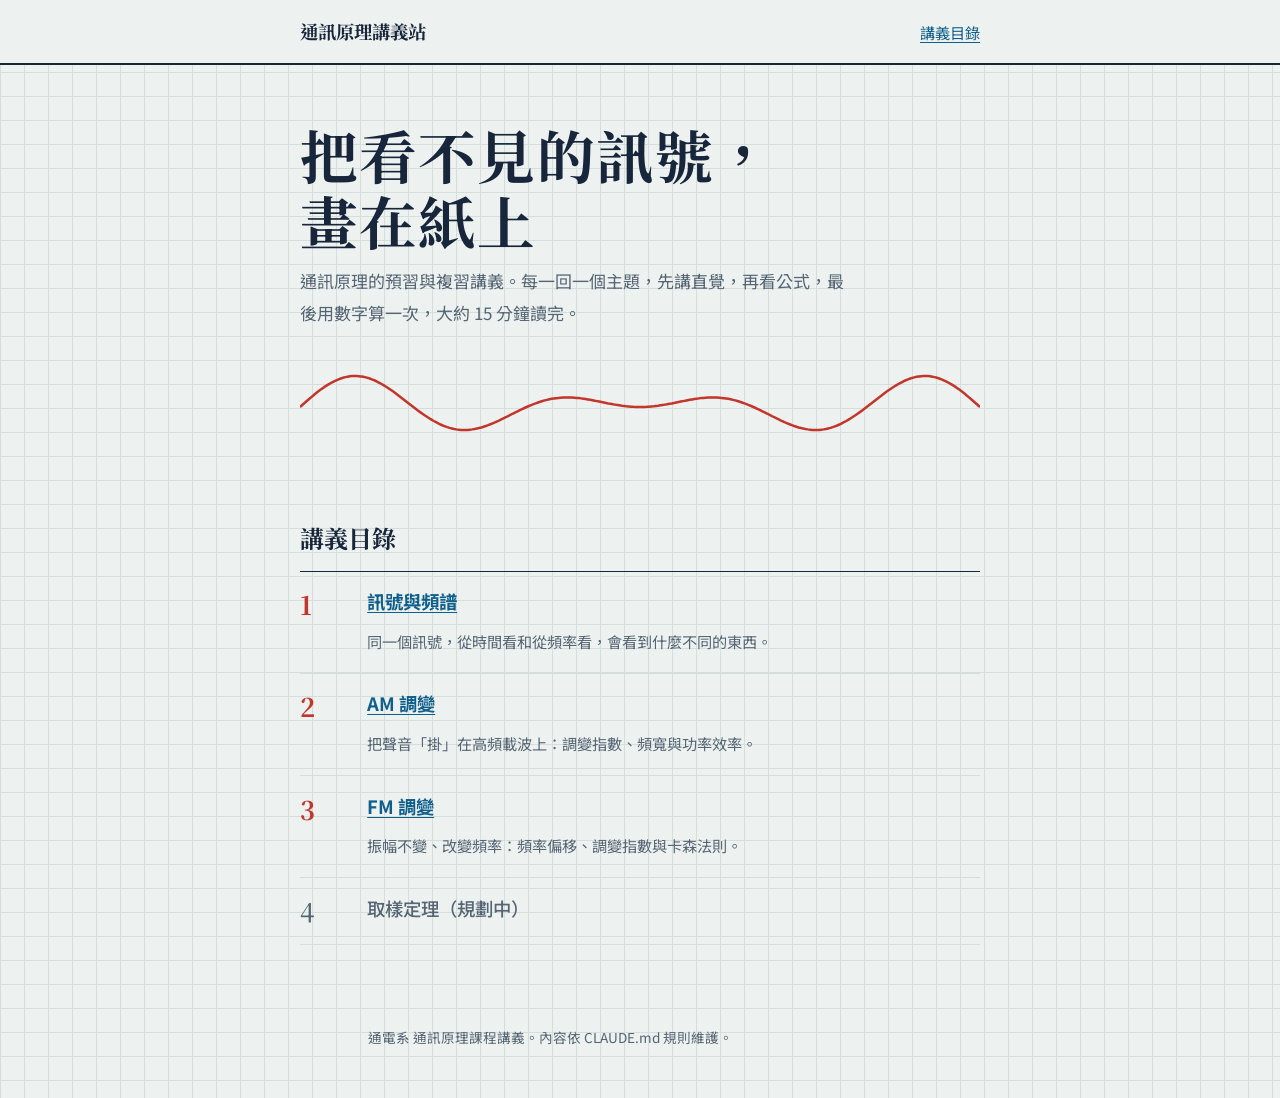
<file: comm-notes/index.html>
<!DOCTYPE html>
<html lang="zh-Hant">
<head>
  <meta charset="utf-8">
  <meta name="viewport" content="width=device-width, initial-scale=1, viewport-fit=cover">
  <title>通訊原理講義站</title>
  <link rel="preconnect" href="https://fonts.googleapis.com">
  <link rel="preconnect" href="https://fonts.gstatic.com" crossorigin>
  <link rel="stylesheet" href="https://fonts.googleapis.com/css2?family=Noto+Sans+TC:wght@400;500;700&family=Noto+Serif+TC:wght@700&display=swap">
  <link rel="stylesheet" href="assets/style.css">
</head>
<body>
  <header class="site-header">
    <div class="wrap">
      <a class="site-name" href="index.html">通訊原理講義站</a>
      <nav class="site-nav"><a href="index.html#lessons">講義目錄</a></nav>
    </div>
  </header>

  <main class="wrap">
    <section class="hero">
      <h1>把看不見的訊號，<br>畫在紙上</h1>
      <p>通訊原理的預習與複習講義。每一回一個主題，先講直覺，再看公式，最後用數字算一次，大約 15 分鐘讀完。</p>
      <svg class="hero-trace" viewBox="0 0 1200 120" preserveAspectRatio="none" aria-hidden="true">
        <polyline points="0,60.0 4,57.8 8,55.6 12,53.4 16,51.3 20,49.2 24,47.1 28,45.1 32,43.2 36,41.3 40,39.5 44,37.8 48,36.2 52,34.7 56,33.3 60,32.0 64,30.9 68,29.8 72,28.9 76,28.1 80,27.4 84,26.9 88,26.5 92,26.3 96,26.2 100,26.2 104,26.4 108,26.7 112,27.1 116,27.7 120,28.3 124,29.2 128,30.1 132,31.1 136,32.3 140,33.6 144,34.9 148,36.4 152,37.9 156,39.5 160,41.2 164,42.9 168,44.7 172,46.6 176,48.5 180,50.4 184,52.3 188,54.2 192,56.2 196,58.1 200,60.0 204,61.9 208,63.8 212,65.6 216,67.3 220,69.1 224,70.7 228,72.3 232,73.8 236,75.3 240,76.6 244,77.9 248,79.1 252,80.2 256,81.1 260,82.0 264,82.8 268,83.4 272,84.0 276,84.4 280,84.7 284,85.0 288,85.1 292,85.1 296,85.0 300,84.7 304,84.4 308,84.0 312,83.5 316,82.9 320,82.3 324,81.5 328,80.7 332,79.8 336,78.8 340,77.8 344,76.8 348,75.6 352,74.5 356,73.3 360,72.1 364,70.9 368,69.6 372,68.4 376,67.1 380,65.9 384,64.7 388,63.5 392,62.3 396,61.1 400,60.0 404,58.9 408,57.9 412,56.9 416,56.0 420,55.1 424,54.3 428,53.5 432,52.8 436,52.2 440,51.6 444,51.1 448,50.7 452,50.4 456,50.1 460,49.9 464,49.7 468,49.6 472,49.6 476,49.6 480,49.7 484,49.9 488,50.1 492,50.3 496,50.6 500,50.9 504,51.3 508,51.7 512,52.1 516,52.6 520,53.1 524,53.6 528,54.1 532,54.6 536,55.1 540,55.6 544,56.1 548,56.5 552,57.0 556,57.4 560,57.8 564,58.2 568,58.6 572,58.9 576,59.2 580,59.4 584,59.6 588,59.8 592,59.9 596,60.0 600,60.0 604,60.0 608,59.9 612,59.8 616,59.6 620,59.4 624,59.2 628,58.9 632,58.6 636,58.2 640,57.8 644,57.4 648,57.0 652,56.5 656,56.1 660,55.6 664,55.1 668,54.6 672,54.1 676,53.6 680,53.1 684,52.6 688,52.1 692,51.7 696,51.3 700,50.9 704,50.6 708,50.3 712,50.1 716,49.9 720,49.7 724,49.6 728,49.6 732,49.6 736,49.7 740,49.9 744,50.1 748,50.4 752,50.7 756,51.1 760,51.6 764,52.2 768,52.8 772,53.5 776,54.3 780,55.1 784,56.0 788,56.9 792,57.9 796,58.9 800,60.0 804,61.1 808,62.3 812,63.5 816,64.7 820,65.9 824,67.1 828,68.4 832,69.6 836,70.9 840,72.1 844,73.3 848,74.5 852,75.6 856,76.8 860,77.8 864,78.8 868,79.8 872,80.7 876,81.5 880,82.3 884,82.9 888,83.5 892,84.0 896,84.4 900,84.7 904,85.0 908,85.1 912,85.1 916,85.0 920,84.7 924,84.4 928,84.0 932,83.4 936,82.8 940,82.0 944,81.1 948,80.2 952,79.1 956,77.9 960,76.6 964,75.3 968,73.8 972,72.3 976,70.7 980,69.1 984,67.3 988,65.6 992,63.8 996,61.9 1000,60.0 1004,58.1 1008,56.2 1012,54.2 1016,52.3 1020,50.4 1024,48.5 1028,46.6 1032,44.7 1036,42.9 1040,41.2 1044,39.5 1048,37.9 1052,36.4 1056,34.9 1060,33.6 1064,32.3 1068,31.1 1072,30.1 1076,29.2 1080,28.3 1084,27.7 1088,27.1 1092,26.7 1096,26.4 1100,26.2 1104,26.2 1108,26.3 1112,26.5 1116,26.9 1120,27.4 1124,28.1 1128,28.9 1132,29.8 1136,30.9 1140,32.0 1144,33.3 1148,34.7 1152,36.2 1156,37.8 1160,39.5 1164,41.3 1168,43.2 1172,45.1 1176,47.1 1180,49.2 1184,51.3 1188,53.4 1192,55.6 1196,57.8 1200,60.0"/>
      </svg>
    </section>

    <h2 id="lessons">講義目錄</h2>
    <ol class="lesson-list">
      <li>
        <span class="num">1</span>
        <h3><a href="lessons/01-signals-and-spectrum.html">訊號與頻譜</a></h3>
        <p>同一個訊號，從時間看和從頻率看，會看到什麼不同的東西。</p>
      </li>
      <li>
        <span class="num">2</span>
        <h3><a href="lessons/02-am-modulation.html">AM 調變</a></h3>
        <p>把聲音「掛」在高頻載波上：調變指數、頻寬與功率效率。</p>
      </li>
      <li>
        <span class="num">3</span>
        <h3><a href="lessons/03-fm-modulation.html">FM 調變</a></h3>
        <p>振幅不變、改變頻率：頻率偏移、調變指數與卡森法則。</p>
      </li>
      <li class="soon">
        <span class="num">4</span>
        <h3>取樣定理（規劃中）</h3>
      </li>
    </ol>
  </main>

  <footer class="site-footer">
    <div class="wrap">通電系 通訊原理課程講義。內容依 CLAUDE.md 規則維護。</div>
  </footer>
</body>
</html>
</file>
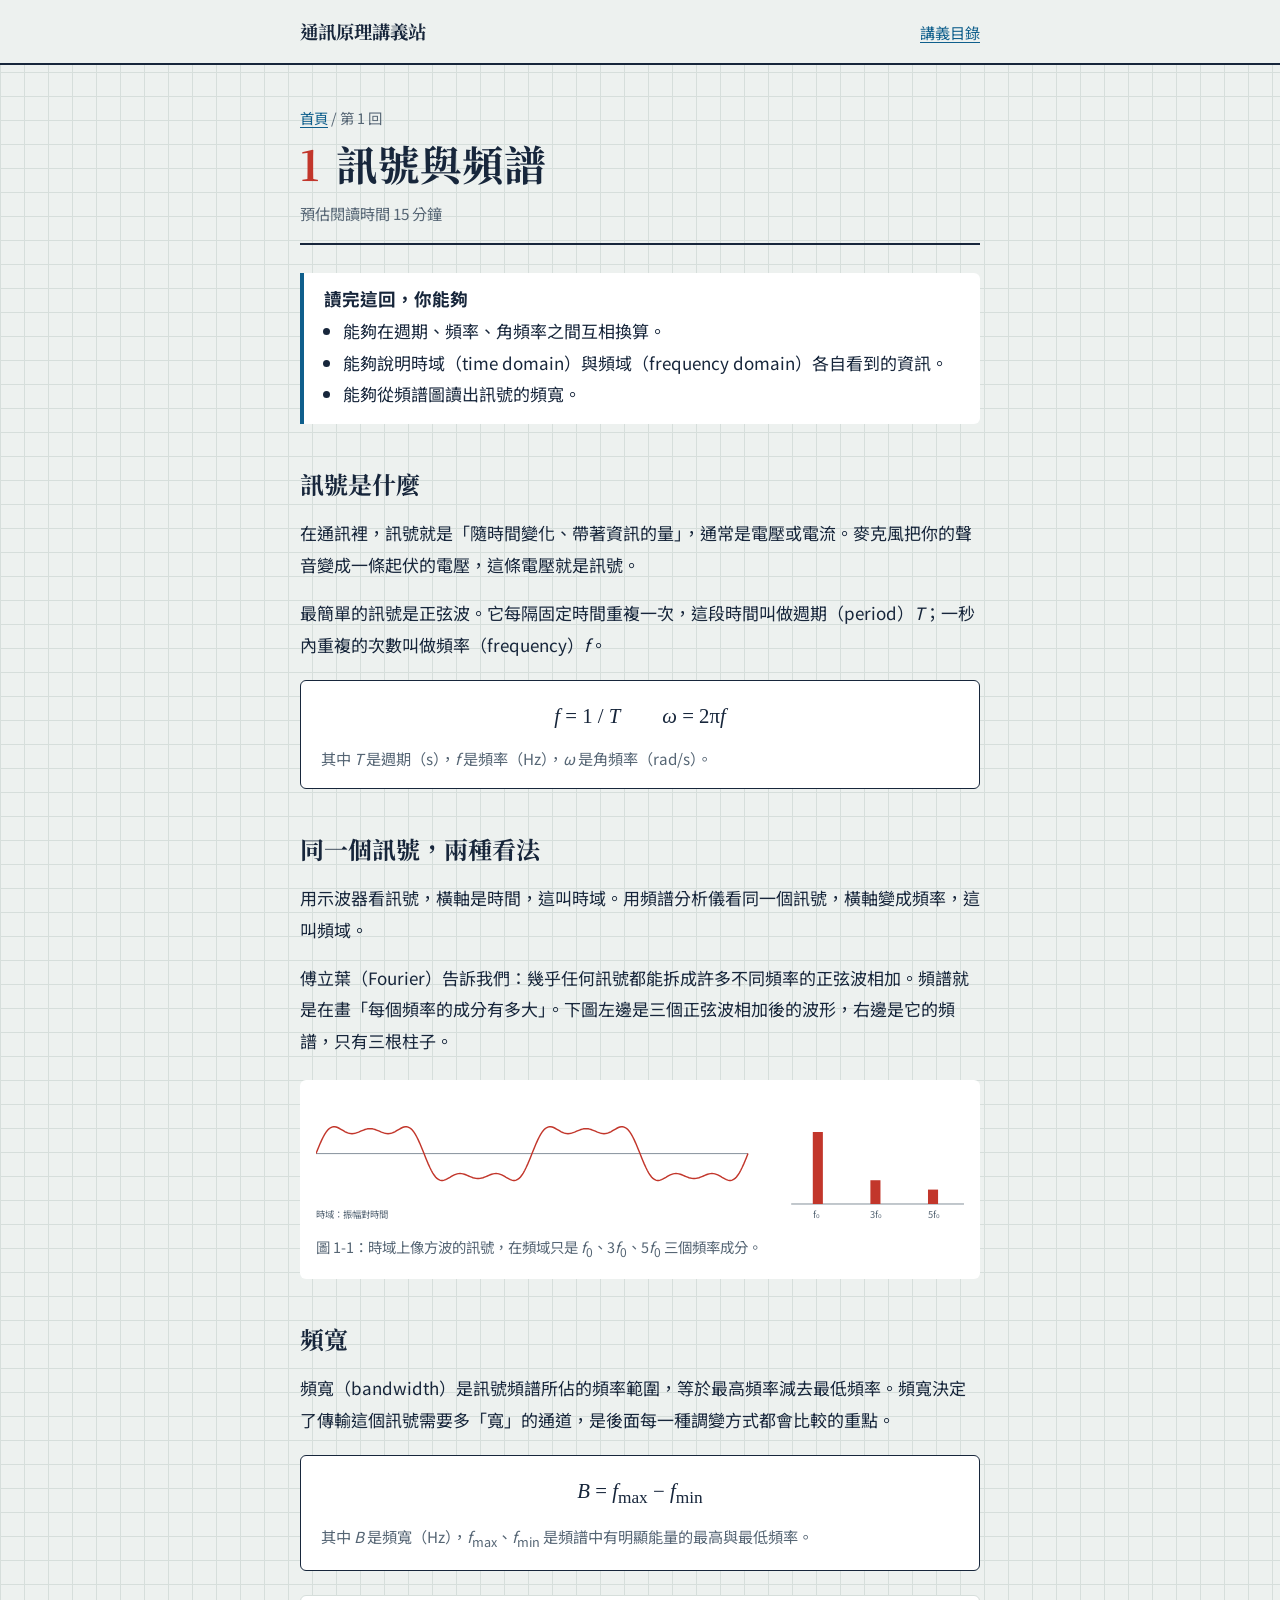
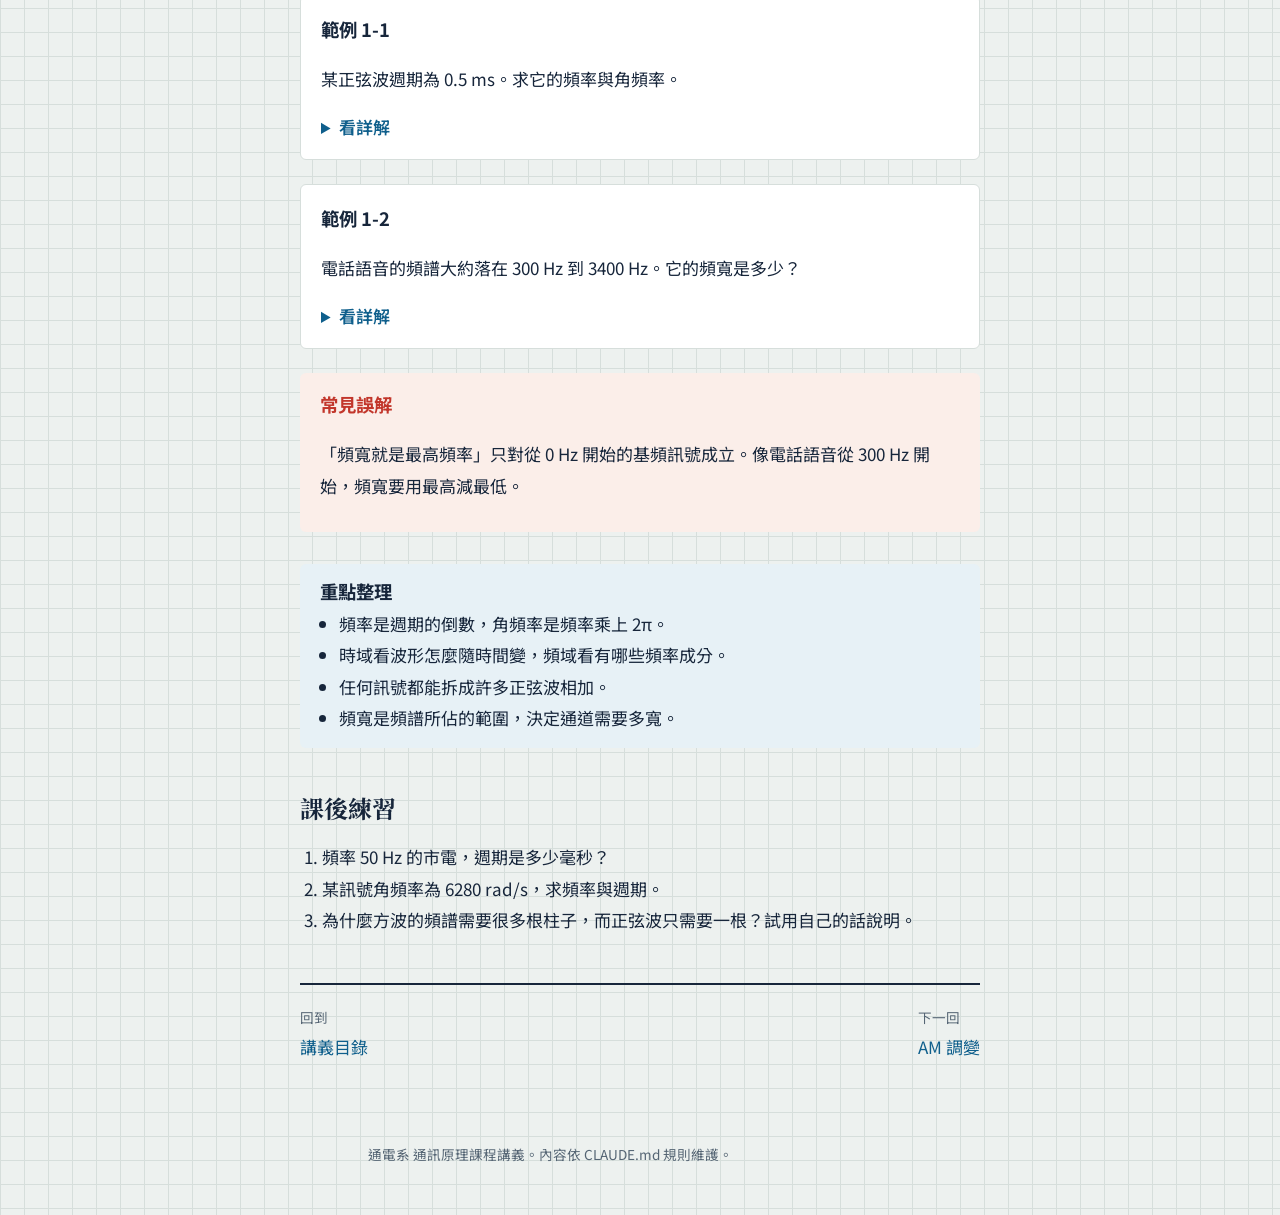
<file: comm-notes/lessons/01-signals-and-spectrum.html>
<!DOCTYPE html>
<html lang="zh-Hant">
<head>
  <meta charset="utf-8">
  <meta name="viewport" content="width=device-width, initial-scale=1, viewport-fit=cover">
  <title>第 1 回：訊號與頻譜｜通訊原理講義站</title>
  <link rel="preconnect" href="https://fonts.googleapis.com">
  <link rel="preconnect" href="https://fonts.gstatic.com" crossorigin>
  <link rel="stylesheet" href="https://fonts.googleapis.com/css2?family=Noto+Sans+TC:wght@400;500;700&family=Noto+Serif+TC:wght@700&display=swap">
  <link rel="stylesheet" href="../assets/style.css">
</head>
<body>
  <header class="site-header">
    <div class="wrap">
      <a class="site-name" href="../index.html">通訊原理講義站</a>
      <nav class="site-nav"><a href="../index.html#lessons">講義目錄</a></nav>
    </div>
  </header>

  <main class="wrap">
    <header class="lesson-head">
      <p class="crumbs"><a href="../index.html">首頁</a> / 第 1 回</p>
      <h1><span class="lesson-no">1</span>訊號與頻譜</h1>
      <p class="meta">預估閱讀時間 15 分鐘</p>
    </header>

    <section class="goals">
      <h2>讀完這回，你能夠</h2>
      <ul>
        <li>能夠在週期、頻率、角頻率之間互相換算。</li>
        <li>能夠說明時域（time domain）與頻域（frequency domain）各自看到的資訊。</li>
        <li>能夠從頻譜圖讀出訊號的頻寬。</li>
      </ul>
    </section>

    <h2>訊號是什麼</h2>
    <p>在通訊裡，訊號就是「隨時間變化、帶著資訊的量」，通常是電壓或電流。麥克風把你的聲音變成一條起伏的電壓，這條電壓就是訊號。</p>
    <p>最簡單的訊號是正弦波。它每隔固定時間重複一次，這段時間叫做週期（period）<var>T</var>；一秒內重複的次數叫做頻率（frequency）<var>f</var>。</p>

    <div class="formula">
      <p class="eq"><var>f</var> = 1 / <var>T</var>　　<var>ω</var> = 2π<var>f</var></p>
      <p class="where">其中 <var>T</var> 是週期（s），<var>f</var> 是頻率（Hz），<var>ω</var> 是角頻率（rad/s）。</p>
    </div>

    <h2>同一個訊號，兩種看法</h2>
    <p>用示波器看訊號，橫軸是時間，這叫時域。用頻譜分析儀看同一個訊號，橫軸變成頻率，這叫頻域。</p>
    <p>傅立葉（Fourier）告訴我們：幾乎任何訊號都能拆成許多不同頻率的正弦波相加。頻譜就是在畫「每個頻率的成分有多大」。下圖左邊是三個正弦波相加後的波形，右邊是它的頻譜，只有三根柱子。</p>

    <figure class="figure">
      <svg viewBox="0 0 900 180" role="img" aria-label="左邊為接近方波的時域波形，右邊為三根高度遞減的頻譜柱">
        <line class="axis" x1="0" y1="80" x2="600" y2="80"/>
        <polyline class="trace" points="0,80.0 2,75.0 4,70.1 6,65.4 8,61.0 10,56.9 12,53.3 14,50.2 16,47.6 18,45.6 20,44.1 22,43.2 24,42.7 26,42.7 28,43.1 30,43.8 32,44.8 34,45.9 36,47.0 38,48.2 40,49.4 42,50.4 44,51.2 46,51.8 48,52.2 50,52.3 52,52.2 54,51.8 56,51.3 58,50.6 60,49.8 62,48.9 64,48.1 66,47.3 68,46.5 70,46.0 72,45.6 74,45.4 76,45.4 78,45.6 80,46.0 82,46.5 84,47.3 86,48.1 88,48.9 90,49.8 92,50.6 94,51.3 96,51.8 98,52.2 100,52.3 102,52.2 104,51.8 106,51.2 108,50.4 110,49.4 112,48.2 114,47.0 116,45.9 118,44.8 120,43.8 122,43.1 124,42.7 126,42.7 128,43.2 130,44.1 132,45.6 134,47.6 136,50.2 138,53.3 140,56.9 142,61.0 144,65.4 146,70.1 148,75.0 150,80.0 152,85.0 154,89.9 156,94.6 158,99.0 160,103.1 162,106.7 164,109.8 166,112.4 168,114.4 170,115.9 172,116.8 174,117.3 176,117.3 178,116.9 180,116.2 182,115.2 184,114.1 186,113.0 188,111.8 190,110.6 192,109.6 194,108.8 196,108.2 198,107.8 200,107.7 202,107.8 204,108.2 206,108.7 208,109.4 210,110.2 212,111.1 214,111.9 216,112.7 218,113.5 220,114.0 222,114.4 224,114.6 226,114.6 228,114.4 230,114.0 232,113.5 234,112.7 236,111.9 238,111.1 240,110.2 242,109.4 244,108.7 246,108.2 248,107.8 250,107.7 252,107.8 254,108.2 256,108.8 258,109.6 260,110.6 262,111.8 264,113.0 266,114.1 268,115.2 270,116.2 272,116.9 274,117.3 276,117.3 278,116.8 280,115.9 282,114.4 284,112.4 286,109.8 288,106.7 290,103.1 292,99.0 294,94.6 296,89.9 298,85.0 300,80.0 302,75.0 304,70.1 306,65.4 308,61.0 310,56.9 312,53.3 314,50.2 316,47.6 318,45.6 320,44.1 322,43.2 324,42.7 326,42.7 328,43.1 330,43.8 332,44.8 334,45.9 336,47.0 338,48.2 340,49.4 342,50.4 344,51.2 346,51.8 348,52.2 350,52.3 352,52.2 354,51.8 356,51.3 358,50.6 360,49.8 362,48.9 364,48.1 366,47.3 368,46.5 370,46.0 372,45.6 374,45.4 376,45.4 378,45.6 380,46.0 382,46.5 384,47.3 386,48.1 388,48.9 390,49.8 392,50.6 394,51.3 396,51.8 398,52.2 400,52.3 402,52.2 404,51.8 406,51.2 408,50.4 410,49.4 412,48.2 414,47.0 416,45.9 418,44.8 420,43.8 422,43.1 424,42.7 426,42.7 428,43.2 430,44.1 432,45.6 434,47.6 436,50.2 438,53.3 440,56.9 442,61.0 444,65.4 446,70.1 448,75.0 450,80.0 452,85.0 454,89.9 456,94.6 458,99.0 460,103.1 462,106.7 464,109.8 466,112.4 468,114.4 470,115.9 472,116.8 474,117.3 476,117.3 478,116.9 480,116.2 482,115.2 484,114.1 486,113.0 488,111.8 490,110.6 492,109.6 494,108.8 496,108.2 498,107.8 500,107.7 502,107.8 504,108.2 506,108.7 508,109.4 510,110.2 512,111.1 514,111.9 516,112.7 518,113.5 520,114.0 522,114.4 524,114.6 526,114.6 528,114.4 530,114.0 532,113.5 534,112.7 536,111.9 538,111.1 540,110.2 542,109.4 544,108.7 546,108.2 548,107.8 550,107.7 552,107.8 554,108.2 556,108.8 558,109.6 560,110.6 562,111.8 564,113.0 566,114.1 568,115.2 570,116.2 572,116.9 574,117.3 576,117.3 578,116.8 580,115.9 582,114.4 584,112.4 586,109.8 588,106.7 590,103.1 592,99.0 594,94.6 596,89.9 598,85.0 600,80.0"/>
        <text x="0" y="170">時域：振幅對時間</text>
        <line class="axis" x1="660" y1="150" x2="900" y2="150"/>
        <rect class="bar" x="690" y="50" width="14" height="100"/>
        <rect class="bar" x="770" y="117" width="14" height="33"/>
        <rect class="bar" x="850" y="130" width="14" height="20"/>
        <text x="690" y="170">f₀</text>
        <text x="770" y="170">3f₀</text>
        <text x="850" y="170">5f₀</text>
      </svg>
      <figcaption>圖 1-1：時域上像方波的訊號，在頻域只是 <var>f</var><sub>0</sub>、3<var>f</var><sub>0</sub>、5<var>f</var><sub>0</sub> 三個頻率成分。</figcaption>
    </figure>

    <h2>頻寬</h2>
    <p>頻寬（bandwidth）是訊號頻譜所佔的頻率範圍，等於最高頻率減去最低頻率。頻寬決定了傳輸這個訊號需要多「寬」的通道，是後面每一種調變方式都會比較的重點。</p>

    <div class="formula">
      <p class="eq"><var>B</var> = <var>f</var><sub>max</sub> − <var>f</var><sub>min</sub></p>
      <p class="where">其中 <var>B</var> 是頻寬（Hz），<var>f</var><sub>max</sub>、<var>f</var><sub>min</sub> 是頻譜中有明顯能量的最高與最低頻率。</p>
    </div>

    <section class="example">
      <h3>範例 1-1</h3>
      <p>某正弦波週期為 0.5 ms。求它的頻率與角頻率。</p>
      <details>
        <summary>看詳解</summary>
        <p><var>f</var> = 1 / <var>T</var> = 1 / (0.5 × 10<sup>−3</sup> s) = 2000 Hz = 2 kHz。</p>
        <p><var>ω</var> = 2π<var>f</var> = 2π × 2000 ≈ 12 566 rad/s。</p>
      </details>
    </section>

    <section class="example">
      <h3>範例 1-2</h3>
      <p>電話語音的頻譜大約落在 300 Hz 到 3400 Hz。它的頻寬是多少？</p>
      <details>
        <summary>看詳解</summary>
        <p><var>B</var> = 3400 − 300 = 3100 Hz = 3.1 kHz。</p>
      </details>
    </section>

    <aside class="pitfall">
      <h3>常見誤解</h3>
      <p>「頻寬就是最高頻率」只對從 0 Hz 開始的基頻訊號成立。像電話語音從 300 Hz 開始，頻寬要用最高減最低。</p>
    </aside>

    <section class="summary">
      <h2>重點整理</h2>
      <ul>
        <li>頻率是週期的倒數，角頻率是頻率乘上 2π。</li>
        <li>時域看波形怎麼隨時間變，頻域看有哪些頻率成分。</li>
        <li>任何訊號都能拆成許多正弦波相加。</li>
        <li>頻寬是頻譜所佔的範圍，決定通道需要多寬。</li>
      </ul>
    </section>

    <section class="practice">
      <h2>課後練習</h2>
      <ol>
        <li>頻率 50 Hz 的市電，週期是多少毫秒？</li>
        <li>某訊號角頻率為 6280 rad/s，求頻率與週期。</li>
        <li>為什麼方波的頻譜需要很多根柱子，而正弦波只需要一根？試用自己的話說明。</li>
      </ol>
    </section>

    <nav class="pager" aria-label="上下回">
      <a href="../index.html"><span>回到</span>講義目錄</a>
      <a href="02-am-modulation.html"><span>下一回</span>AM 調變</a>
    </nav>
  </main>

  <footer class="site-footer">
    <div class="wrap">通電系 通訊原理課程講義。內容依 CLAUDE.md 規則維護。</div>
  </footer>
</body>
</html>
</file>
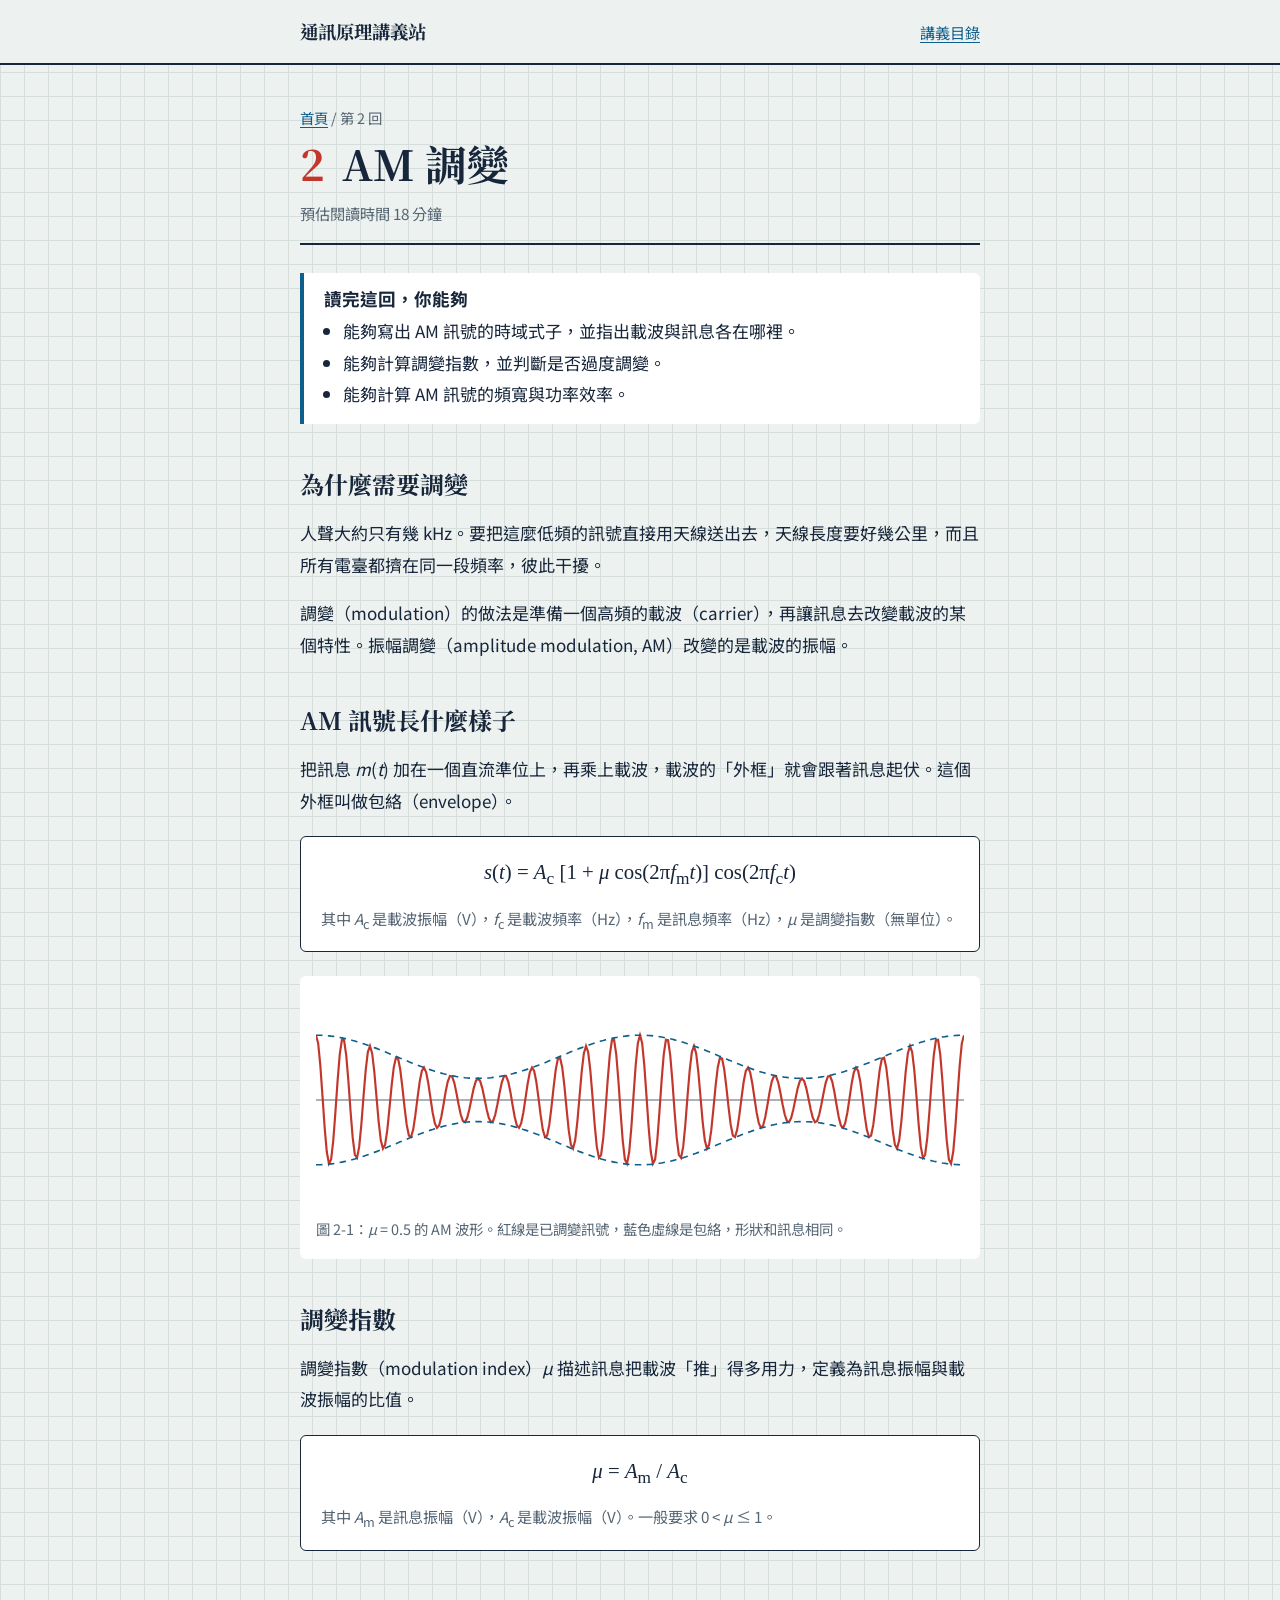
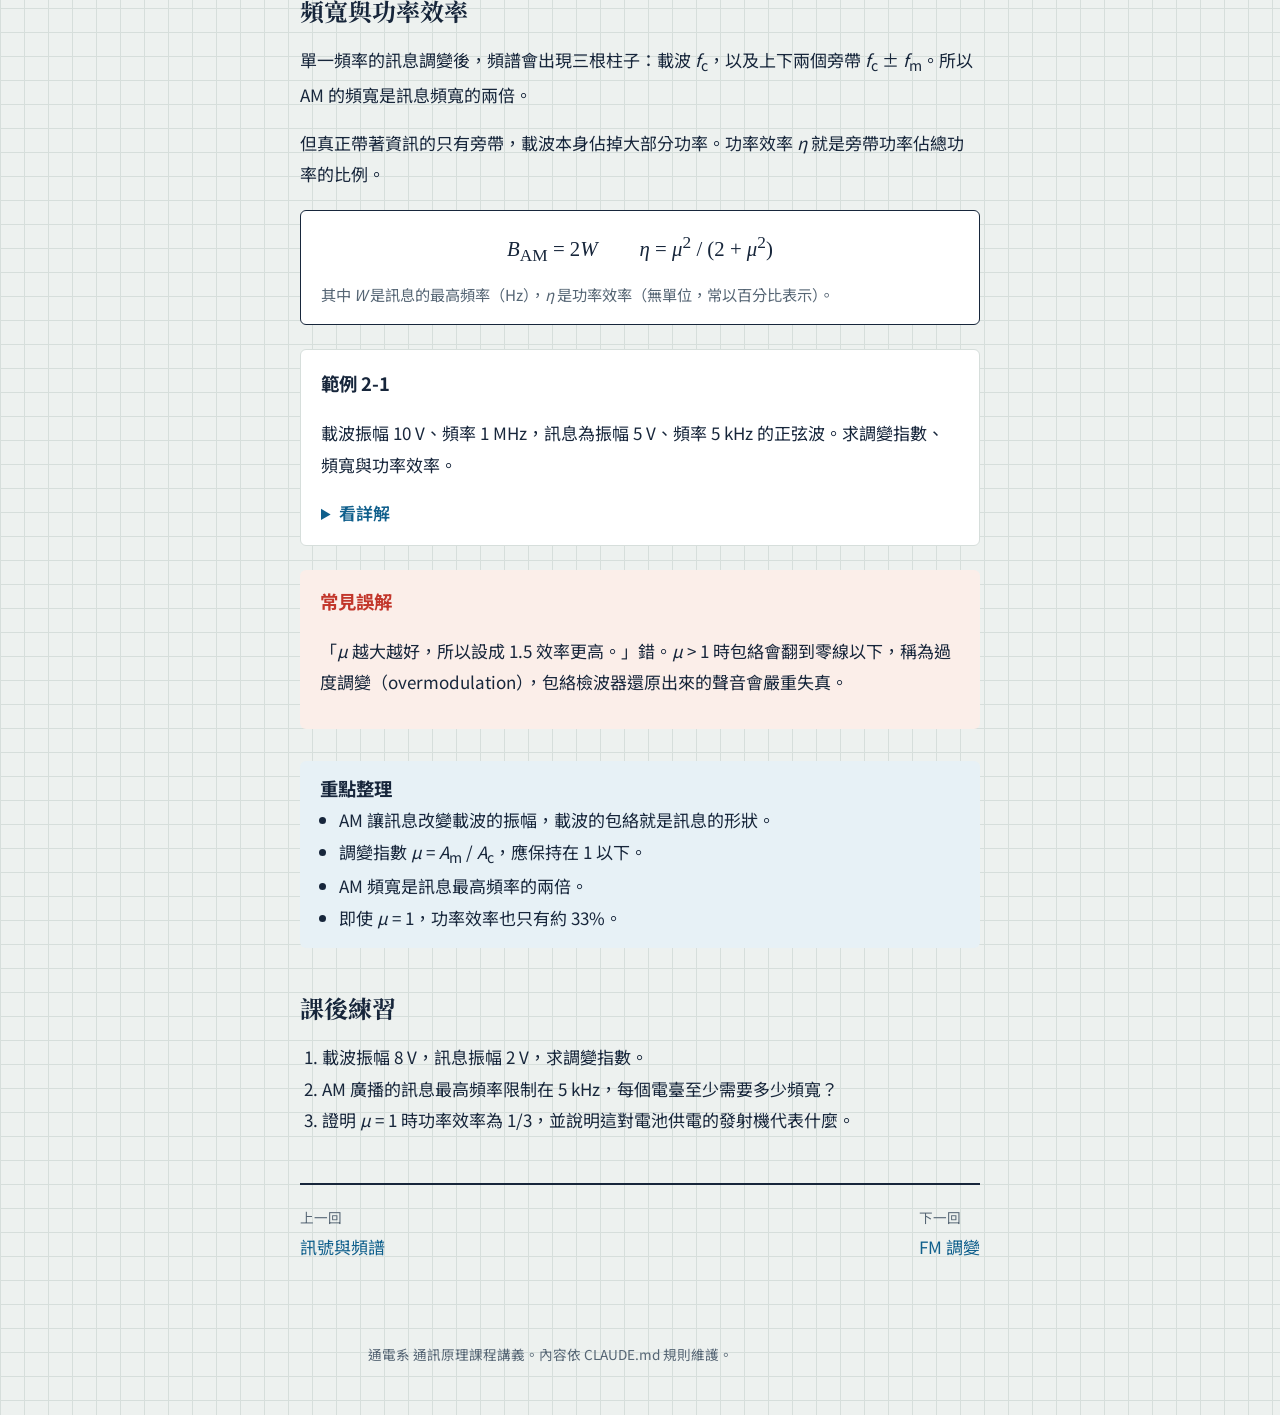
<file: comm-notes/lessons/02-am-modulation.html>
<!DOCTYPE html>
<html lang="zh-Hant">
<head>
  <meta charset="utf-8">
  <meta name="viewport" content="width=device-width, initial-scale=1, viewport-fit=cover">
  <title>第 2 回：AM 調變｜通訊原理講義站</title>
  <link rel="preconnect" href="https://fonts.googleapis.com">
  <link rel="preconnect" href="https://fonts.gstatic.com" crossorigin>
  <link rel="stylesheet" href="https://fonts.googleapis.com/css2?family=Noto+Sans+TC:wght@400;500;700&family=Noto+Serif+TC:wght@700&display=swap">
  <link rel="stylesheet" href="../assets/style.css">
</head>
<body>
  <header class="site-header">
    <div class="wrap">
      <a class="site-name" href="../index.html">通訊原理講義站</a>
      <nav class="site-nav"><a href="../index.html#lessons">講義目錄</a></nav>
    </div>
  </header>

  <main class="wrap">
    <header class="lesson-head">
      <p class="crumbs"><a href="../index.html">首頁</a> / 第 2 回</p>
      <h1><span class="lesson-no">2</span>AM 調變</h1>
      <p class="meta">預估閱讀時間 18 分鐘</p>
    </header>

    <section class="goals">
      <h2>讀完這回，你能夠</h2>
      <ul>
        <li>能夠寫出 AM 訊號的時域式子，並指出載波與訊息各在哪裡。</li>
        <li>能夠計算調變指數，並判斷是否過度調變。</li>
        <li>能夠計算 AM 訊號的頻寬與功率效率。</li>
      </ul>
    </section>

    <h2>為什麼需要調變</h2>
    <p>人聲大約只有幾 kHz。要把這麼低頻的訊號直接用天線送出去，天線長度要好幾公里，而且所有電臺都擠在同一段頻率，彼此干擾。</p>
    <p>調變（modulation）的做法是準備一個高頻的載波（carrier），再讓訊息去改變載波的某個特性。振幅調變（amplitude modulation, AM）改變的是載波的振幅。</p>

    <h2>AM 訊號長什麼樣子</h2>
    <p>把訊息 <var>m</var>(<var>t</var>) 加在一個直流準位上，再乘上載波，載波的「外框」就會跟著訊息起伏。這個外框叫做包絡（envelope）。</p>

    <div class="formula">
      <p class="eq"><var>s</var>(<var>t</var>) = <var>A</var><sub>c</sub> [1 + <var>μ</var> cos(2π<var>f</var><sub>m</sub><var>t</var>)] cos(2π<var>f</var><sub>c</sub><var>t</var>)</p>
      <p class="where">其中 <var>A</var><sub>c</sub> 是載波振幅（V），<var>f</var><sub>c</sub> 是載波頻率（Hz），<var>f</var><sub>m</sub> 是訊息頻率（Hz），<var>μ</var> 是調變指數（無單位）。</p>
    </div>

    <figure class="figure">
      <svg viewBox="0 0 600 200" role="img" aria-label="AM 波形，紅色高頻載波的上下外框隨藍色虛線包絡起伏">
        <line class="axis" x1="0" y1="100" x2="600" y2="100"/>
        <polyline class="trace" points="0,40.0 2,47.4 4,67.9 6,96.2 8,125.4 10,148.2 12,158.9 14,155.0 16,137.5 18,111.0 20,82.0 22,57.8 24,44.3 26,44.7 28,58.7 30,82.6 32,110.4 34,135.1 36,150.7 38,153.6 40,143.2 42,122.5 44,96.7 46,72.5 48,55.6 50,50.0 52,56.8 54,74.0 56,97.0 58,120.0 60,137.4 62,145.0 64,141.4 66,127.9 68,108.0 70,87.0 72,69.9 74,60.9 76,61.7 78,71.8 80,88.3 82,106.9 84,123.1 86,132.9 88,134.3 90,127.4 92,114.1 94,98.0 96,83.1 98,73.1 100,70.0 102,74.3 104,84.7 106,98.2 108,111.6 110,121.5 112,125.8 114,123.6 116,115.8 118,104.6 120,92.6 122,83.0 124,77.8 126,78.2 128,83.9 130,93.3 132,104.0 134,113.5 136,119.4 138,120.5 140,116.5 142,108.6 144,98.7 146,89.2 148,82.5 150,80.0 152,82.5 154,89.2 156,98.7 158,108.6 160,116.5 162,120.5 164,119.4 166,113.5 168,104.0 170,93.3 172,83.9 174,78.2 176,77.8 178,83.0 180,92.6 182,104.6 184,115.8 186,123.6 188,125.8 190,121.5 192,111.6 194,98.2 196,84.7 198,74.3 200,70.0 202,73.1 204,83.1 206,98.0 208,114.1 210,127.4 212,134.3 214,132.9 216,123.1 218,106.9 220,88.3 222,71.8 224,61.7 226,60.9 228,69.9 230,87.0 232,108.0 234,127.9 236,141.4 238,145.0 240,137.4 242,120.0 244,97.0 246,74.0 248,56.8 250,50.0 252,55.6 254,72.5 256,96.7 258,122.5 260,143.2 262,153.6 264,150.7 266,135.1 268,110.4 270,82.6 272,58.7 274,44.7 276,44.3 278,57.8 280,82.0 282,111.0 284,137.5 286,155.0 288,158.9 290,148.2 292,125.4 294,96.2 296,67.9 298,47.4 300,40.0 302,47.4 304,67.9 306,96.2 308,125.4 310,148.2 312,158.9 314,155.0 316,137.5 318,111.0 320,82.0 322,57.8 324,44.3 326,44.7 328,58.7 330,82.6 332,110.4 334,135.1 336,150.7 338,153.6 340,143.2 342,122.5 344,96.7 346,72.5 348,55.6 350,50.0 352,56.8 354,74.0 356,97.0 358,120.0 360,137.4 362,145.0 364,141.4 366,127.9 368,108.0 370,87.0 372,69.9 374,60.9 376,61.7 378,71.8 380,88.3 382,106.9 384,123.1 386,132.9 388,134.3 390,127.4 392,114.1 394,98.0 396,83.1 398,73.1 400,70.0 402,74.3 404,84.7 406,98.2 408,111.6 410,121.5 412,125.8 414,123.6 416,115.8 418,104.6 420,92.6 422,83.0 424,77.8 426,78.2 428,83.9 430,93.3 432,104.0 434,113.5 436,119.4 438,120.5 440,116.5 442,108.6 444,98.7 446,89.2 448,82.5 450,80.0 452,82.5 454,89.2 456,98.7 458,108.6 460,116.5 462,120.5 464,119.4 466,113.5 468,104.0 470,93.3 472,83.9 474,78.2 476,77.8 478,83.0 480,92.6 482,104.6 484,115.8 486,123.6 488,125.8 490,121.5 492,111.6 494,98.2 496,84.7 498,74.3 500,70.0 502,73.1 504,83.1 506,98.0 508,114.1 510,127.4 512,134.3 514,132.9 516,123.1 518,106.9 520,88.3 522,71.8 524,61.7 526,60.9 528,69.9 530,87.0 532,108.0 534,127.9 536,141.4 538,145.0 540,137.4 542,120.0 544,97.0 546,74.0 548,56.8 550,50.0 552,55.6 554,72.5 556,96.7 558,122.5 560,143.2 562,153.6 564,150.7 566,135.1 568,110.4 570,82.6 572,58.7 574,44.7 576,44.3 578,57.8 580,82.0 582,111.0 584,137.5 586,155.0 588,158.9 590,148.2 592,125.4 594,96.2 596,67.9 598,47.4 600,40.0"/>
        <polyline class="env" points="0,40.0 2,40.0 4,40.1 6,40.2 8,40.3 10,40.4 12,40.6 14,40.9 16,41.1 18,41.4 20,41.7 22,42.1 24,42.5 26,42.9 28,43.3 30,43.8 32,44.3 34,44.9 36,45.4 38,46.0 40,46.6 42,47.3 44,47.9 46,48.6 48,49.3 50,50.0 52,50.7 54,51.5 56,52.2 58,53.0 60,53.8 62,54.6 64,55.4 66,56.3 68,57.1 70,57.9 72,58.7 74,59.6 76,60.4 78,61.3 80,62.1 82,62.9 84,63.7 86,64.6 88,65.4 90,66.2 92,67.0 94,67.8 96,68.5 98,69.3 100,70.0 102,70.7 104,71.4 106,72.1 108,72.7 110,73.4 112,74.0 114,74.6 116,75.1 118,75.7 120,76.2 122,76.7 124,77.1 126,77.5 128,77.9 130,78.3 132,78.6 134,78.9 136,79.1 138,79.4 140,79.6 142,79.7 144,79.8 146,79.9 148,80.0 150,80.0 152,80.0 154,79.9 156,79.8 158,79.7 160,79.6 162,79.4 164,79.1 166,78.9 168,78.6 170,78.3 172,77.9 174,77.5 176,77.1 178,76.7 180,76.2 182,75.7 184,75.1 186,74.6 188,74.0 190,73.4 192,72.7 194,72.1 196,71.4 198,70.7 200,70.0 202,69.3 204,68.5 206,67.8 208,67.0 210,66.2 212,65.4 214,64.6 216,63.7 218,62.9 220,62.1 222,61.3 224,60.4 226,59.6 228,58.7 230,57.9 232,57.1 234,56.3 236,55.4 238,54.6 240,53.8 242,53.0 244,52.2 246,51.5 248,50.7 250,50.0 252,49.3 254,48.6 256,47.9 258,47.3 260,46.6 262,46.0 264,45.4 266,44.9 268,44.3 270,43.8 272,43.3 274,42.9 276,42.5 278,42.1 280,41.7 282,41.4 284,41.1 286,40.9 288,40.6 290,40.4 292,40.3 294,40.2 296,40.1 298,40.0 300,40.0 302,40.0 304,40.1 306,40.2 308,40.3 310,40.4 312,40.6 314,40.9 316,41.1 318,41.4 320,41.7 322,42.1 324,42.5 326,42.9 328,43.3 330,43.8 332,44.3 334,44.9 336,45.4 338,46.0 340,46.6 342,47.3 344,47.9 346,48.6 348,49.3 350,50.0 352,50.7 354,51.5 356,52.2 358,53.0 360,53.8 362,54.6 364,55.4 366,56.3 368,57.1 370,57.9 372,58.7 374,59.6 376,60.4 378,61.3 380,62.1 382,62.9 384,63.7 386,64.6 388,65.4 390,66.2 392,67.0 394,67.8 396,68.5 398,69.3 400,70.0 402,70.7 404,71.4 406,72.1 408,72.7 410,73.4 412,74.0 414,74.6 416,75.1 418,75.7 420,76.2 422,76.7 424,77.1 426,77.5 428,77.9 430,78.3 432,78.6 434,78.9 436,79.1 438,79.4 440,79.6 442,79.7 444,79.8 446,79.9 448,80.0 450,80.0 452,80.0 454,79.9 456,79.8 458,79.7 460,79.6 462,79.4 464,79.1 466,78.9 468,78.6 470,78.3 472,77.9 474,77.5 476,77.1 478,76.7 480,76.2 482,75.7 484,75.1 486,74.6 488,74.0 490,73.4 492,72.7 494,72.1 496,71.4 498,70.7 500,70.0 502,69.3 504,68.5 506,67.8 508,67.0 510,66.2 512,65.4 514,64.6 516,63.7 518,62.9 520,62.1 522,61.3 524,60.4 526,59.6 528,58.7 530,57.9 532,57.1 534,56.3 536,55.4 538,54.6 540,53.8 542,53.0 544,52.2 546,51.5 548,50.7 550,50.0 552,49.3 554,48.6 556,47.9 558,47.3 560,46.6 562,46.0 564,45.4 566,44.9 568,44.3 570,43.8 572,43.3 574,42.9 576,42.5 578,42.1 580,41.7 582,41.4 584,41.1 586,40.9 588,40.6 590,40.4 592,40.3 594,40.2 596,40.1 598,40.0 600,40.0"/>
        <polyline class="env" points="0,160.0 2,160.0 4,159.9 6,159.8 8,159.7 10,159.6 12,159.4 14,159.1 16,158.9 18,158.6 20,158.3 22,157.9 24,157.5 26,157.1 28,156.7 30,156.2 32,155.7 34,155.1 36,154.6 38,154.0 40,153.4 42,152.7 44,152.1 46,151.4 48,150.7 50,150.0 52,149.3 54,148.5 56,147.8 58,147.0 60,146.2 62,145.4 64,144.6 66,143.7 68,142.9 70,142.1 72,141.3 74,140.4 76,139.6 78,138.7 80,137.9 82,137.1 84,136.3 86,135.4 88,134.6 90,133.8 92,133.0 94,132.2 96,131.5 98,130.7 100,130.0 102,129.3 104,128.6 106,127.9 108,127.3 110,126.6 112,126.0 114,125.4 116,124.9 118,124.3 120,123.8 122,123.3 124,122.9 126,122.5 128,122.1 130,121.7 132,121.4 134,121.1 136,120.9 138,120.6 140,120.4 142,120.3 144,120.2 146,120.1 148,120.0 150,120.0 152,120.0 154,120.1 156,120.2 158,120.3 160,120.4 162,120.6 164,120.9 166,121.1 168,121.4 170,121.7 172,122.1 174,122.5 176,122.9 178,123.3 180,123.8 182,124.3 184,124.9 186,125.4 188,126.0 190,126.6 192,127.3 194,127.9 196,128.6 198,129.3 200,130.0 202,130.7 204,131.5 206,132.2 208,133.0 210,133.8 212,134.6 214,135.4 216,136.3 218,137.1 220,137.9 222,138.7 224,139.6 226,140.4 228,141.3 230,142.1 232,142.9 234,143.7 236,144.6 238,145.4 240,146.2 242,147.0 244,147.8 246,148.5 248,149.3 250,150.0 252,150.7 254,151.4 256,152.1 258,152.7 260,153.4 262,154.0 264,154.6 266,155.1 268,155.7 270,156.2 272,156.7 274,157.1 276,157.5 278,157.9 280,158.3 282,158.6 284,158.9 286,159.1 288,159.4 290,159.6 292,159.7 294,159.8 296,159.9 298,160.0 300,160.0 302,160.0 304,159.9 306,159.8 308,159.7 310,159.6 312,159.4 314,159.1 316,158.9 318,158.6 320,158.3 322,157.9 324,157.5 326,157.1 328,156.7 330,156.2 332,155.7 334,155.1 336,154.6 338,154.0 340,153.4 342,152.7 344,152.1 346,151.4 348,150.7 350,150.0 352,149.3 354,148.5 356,147.8 358,147.0 360,146.2 362,145.4 364,144.6 366,143.7 368,142.9 370,142.1 372,141.3 374,140.4 376,139.6 378,138.7 380,137.9 382,137.1 384,136.3 386,135.4 388,134.6 390,133.8 392,133.0 394,132.2 396,131.5 398,130.7 400,130.0 402,129.3 404,128.6 406,127.9 408,127.3 410,126.6 412,126.0 414,125.4 416,124.9 418,124.3 420,123.8 422,123.3 424,122.9 426,122.5 428,122.1 430,121.7 432,121.4 434,121.1 436,120.9 438,120.6 440,120.4 442,120.3 444,120.2 446,120.1 448,120.0 450,120.0 452,120.0 454,120.1 456,120.2 458,120.3 460,120.4 462,120.6 464,120.9 466,121.1 468,121.4 470,121.7 472,122.1 474,122.5 476,122.9 478,123.3 480,123.8 482,124.3 484,124.9 486,125.4 488,126.0 490,126.6 492,127.3 494,127.9 496,128.6 498,129.3 500,130.0 502,130.7 504,131.5 506,132.2 508,133.0 510,133.8 512,134.6 514,135.4 516,136.3 518,137.1 520,137.9 522,138.7 524,139.6 526,140.4 528,141.3 530,142.1 532,142.9 534,143.7 536,144.6 538,145.4 540,146.2 542,147.0 544,147.8 546,148.5 548,149.3 550,150.0 552,150.7 554,151.4 556,152.1 558,152.7 560,153.4 562,154.0 564,154.6 566,155.1 568,155.7 570,156.2 572,156.7 574,157.1 576,157.5 578,157.9 580,158.3 582,158.6 584,158.9 586,159.1 588,159.4 590,159.6 592,159.7 594,159.8 596,159.9 598,160.0 600,160.0"/>
      </svg>
      <figcaption>圖 2-1：<var>μ</var> = 0.5 的 AM 波形。紅線是已調變訊號，藍色虛線是包絡，形狀和訊息相同。</figcaption>
    </figure>

    <h2>調變指數</h2>
    <p>調變指數（modulation index）<var>μ</var> 描述訊息把載波「推」得多用力，定義為訊息振幅與載波振幅的比值。</p>
    <div class="formula">
      <p class="eq"><var>μ</var> = <var>A</var><sub>m</sub> / <var>A</var><sub>c</sub></p>
      <p class="where">其中 <var>A</var><sub>m</sub> 是訊息振幅（V），<var>A</var><sub>c</sub> 是載波振幅（V）。一般要求 0 &lt; <var>μ</var> ≤ 1。</p>
    </div>

    <h2>頻寬與功率效率</h2>
    <p>單一頻率的訊息調變後，頻譜會出現三根柱子：載波 <var>f</var><sub>c</sub>，以及上下兩個旁帶 <var>f</var><sub>c</sub> ± <var>f</var><sub>m</sub>。所以 AM 的頻寬是訊息頻寬的兩倍。</p>
    <p>但真正帶著資訊的只有旁帶，載波本身佔掉大部分功率。功率效率 <var>η</var> 就是旁帶功率佔總功率的比例。</p>
    <div class="formula">
      <p class="eq"><var>B</var><sub>AM</sub> = 2<var>W</var>　　<var>η</var> = <var>μ</var><sup>2</sup> / (2 + <var>μ</var><sup>2</sup>)</p>
      <p class="where">其中 <var>W</var> 是訊息的最高頻率（Hz），<var>η</var> 是功率效率（無單位，常以百分比表示）。</p>
    </div>

    <section class="example">
      <h3>範例 2-1</h3>
      <p>載波振幅 10 V、頻率 1 MHz，訊息為振幅 5 V、頻率 5 kHz 的正弦波。求調變指數、頻寬與功率效率。</p>
      <details>
        <summary>看詳解</summary>
        <p>調變指數：<var>μ</var> = 5 / 10 = 0.5。</p>
        <p>頻寬：<var>B</var> = 2 × 5 kHz = 10 kHz，頻譜位於 995 kHz 到 1005 kHz。</p>
        <p>功率效率：<var>η</var> = 0.25 / (2 + 0.25) = 0.25 / 2.25 ≈ 11.1%。也就是近九成的功率花在不帶資訊的載波上。</p>
      </details>
    </section>

    <aside class="pitfall">
      <h3>常見誤解</h3>
      <p>「<var>μ</var> 越大越好，所以設成 1.5 效率更高。」錯。<var>μ</var> &gt; 1 時包絡會翻到零線以下，稱為過度調變（overmodulation），包絡檢波器還原出來的聲音會嚴重失真。</p>
    </aside>

    <section class="summary">
      <h2>重點整理</h2>
      <ul>
        <li>AM 讓訊息改變載波的振幅，載波的包絡就是訊息的形狀。</li>
        <li>調變指數 <var>μ</var> = <var>A</var><sub>m</sub> / <var>A</var><sub>c</sub>，應保持在 1 以下。</li>
        <li>AM 頻寬是訊息最高頻率的兩倍。</li>
        <li>即使 <var>μ</var> = 1，功率效率也只有約 33%。</li>
      </ul>
    </section>

    <section class="practice">
      <h2>課後練習</h2>
      <ol>
        <li>載波振幅 8 V，訊息振幅 2 V，求調變指數。</li>
        <li>AM 廣播的訊息最高頻率限制在 5 kHz，每個電臺至少需要多少頻寬？</li>
        <li>證明 <var>μ</var> = 1 時功率效率為 1/3，並說明這對電池供電的發射機代表什麼。</li>
      </ol>
    </section>

    <nav class="pager" aria-label="上下回">
      <a href="01-signals-and-spectrum.html"><span>上一回</span>訊號與頻譜</a>
      <a href="03-fm-modulation.html"><span>下一回</span>FM 調變</a>
    </nav>
  </main>

  <footer class="site-footer">
    <div class="wrap">通電系 通訊原理課程講義。內容依 CLAUDE.md 規則維護。</div>
  </footer>
</body>
</html>
</file>
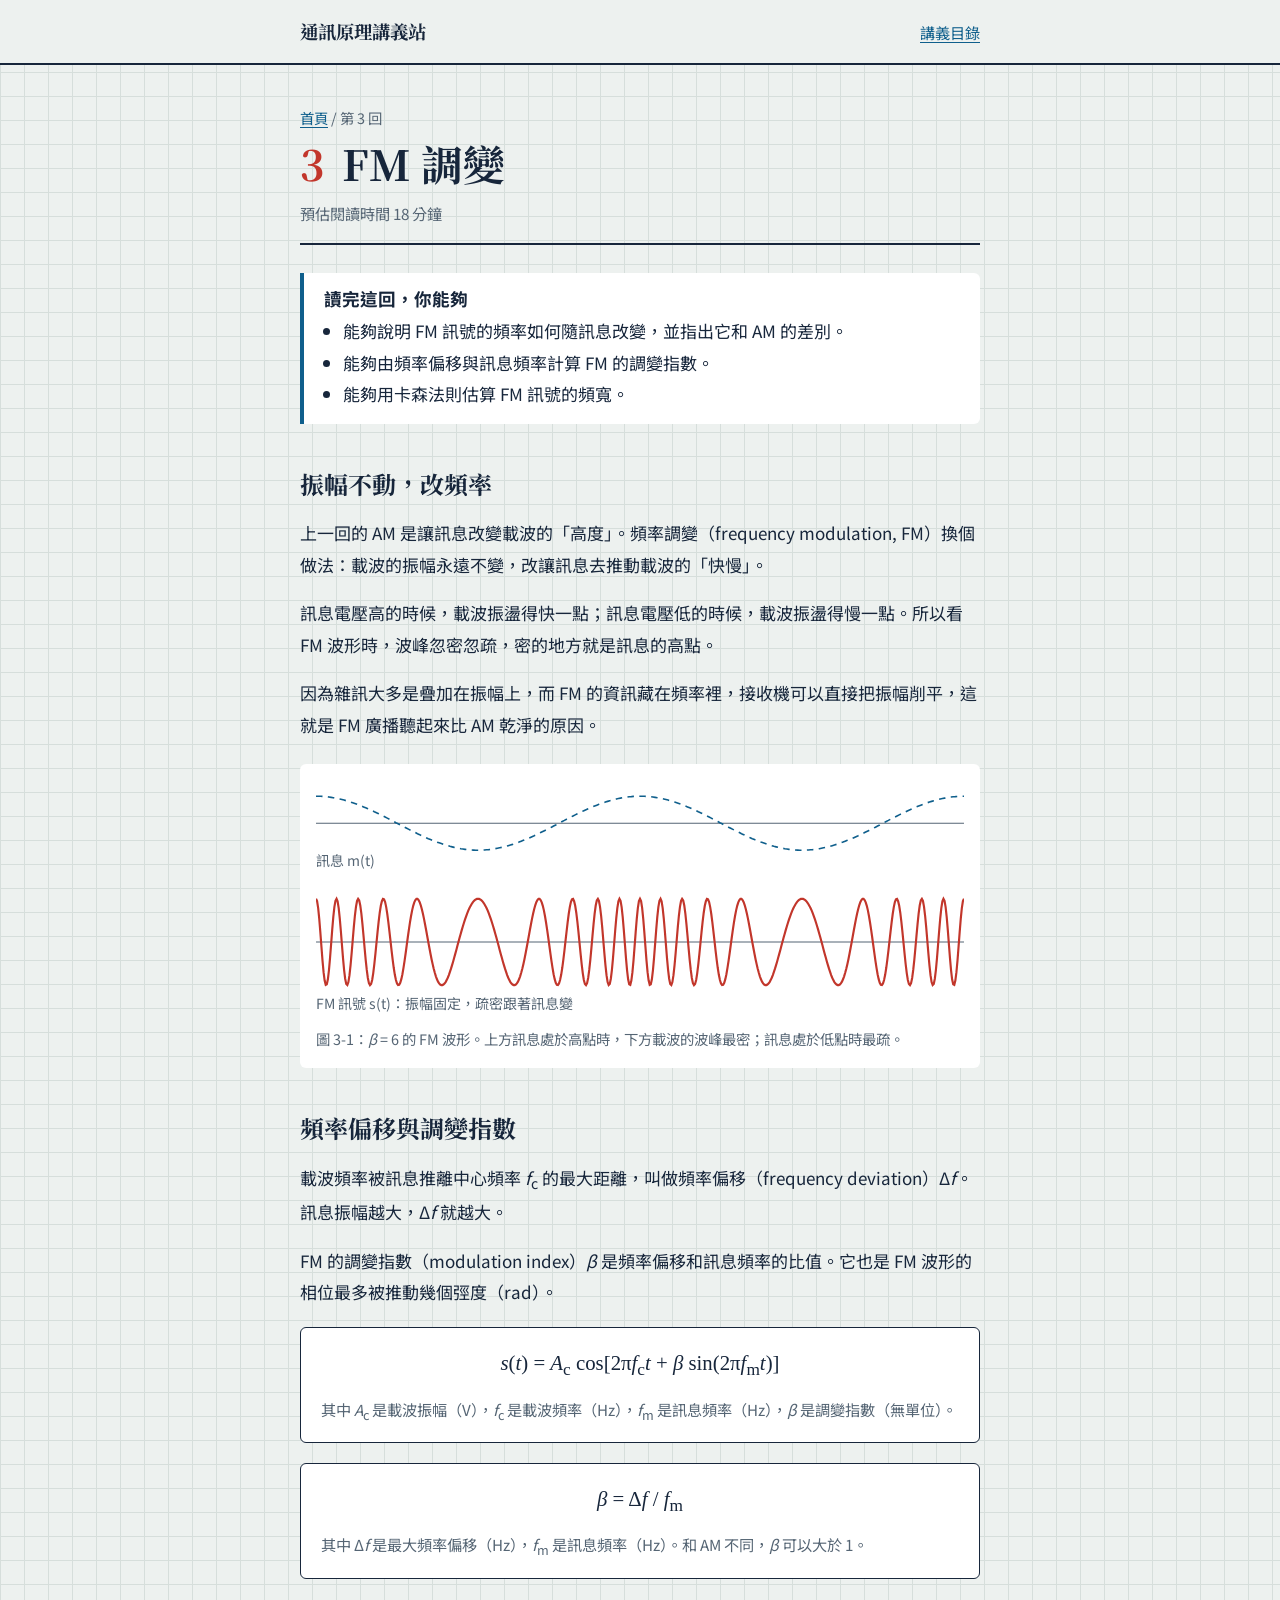
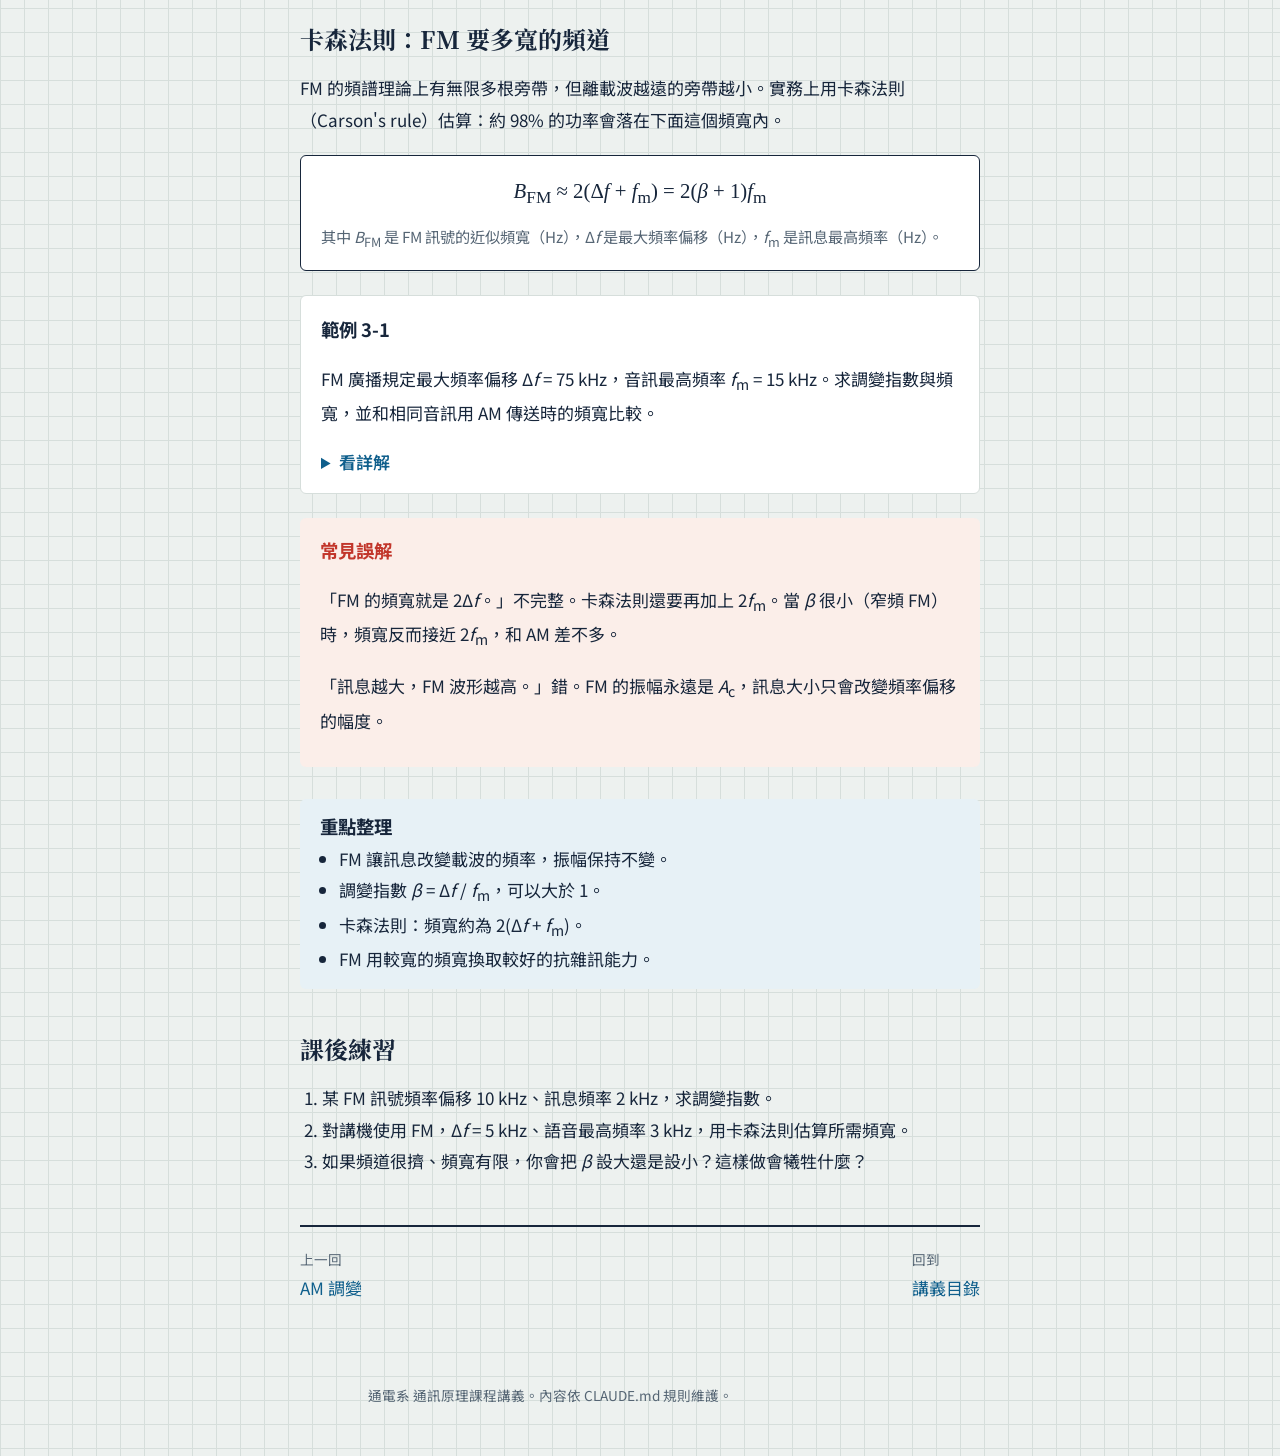
<file: comm-notes/lessons/03-fm-modulation.html>
<!DOCTYPE html>
<html lang="zh-Hant">
<head>
  <meta charset="utf-8">
  <meta name="viewport" content="width=device-width, initial-scale=1, viewport-fit=cover">
  <title>第 3 回：FM 調變｜通訊原理講義站</title>
  <link rel="preconnect" href="https://fonts.googleapis.com">
  <link rel="preconnect" href="https://fonts.gstatic.com" crossorigin>
  <link rel="stylesheet" href="https://fonts.googleapis.com/css2?family=Noto+Sans+TC:wght@400;500;700&family=Noto+Serif+TC:wght@700&display=swap">
  <link rel="stylesheet" href="../assets/style.css">
</head>
<body>
  <header class="site-header">
    <div class="wrap">
      <a class="site-name" href="../index.html">通訊原理講義站</a>
      <nav class="site-nav"><a href="../index.html#lessons">講義目錄</a></nav>
    </div>
  </header>

  <main class="wrap">
    <header class="lesson-head">
      <p class="crumbs"><a href="../index.html">首頁</a> / 第 3 回</p>
      <h1><span class="lesson-no">3</span>FM 調變</h1>
      <p class="meta">預估閱讀時間 18 分鐘</p>
    </header>

    <section class="goals">
      <h2>讀完這回，你能夠</h2>
      <ul>
        <li>能夠說明 FM 訊號的頻率如何隨訊息改變，並指出它和 AM 的差別。</li>
        <li>能夠由頻率偏移與訊息頻率計算 FM 的調變指數。</li>
        <li>能夠用卡森法則估算 FM 訊號的頻寬。</li>
      </ul>
    </section>

    <h2>振幅不動，改頻率</h2>
    <p>上一回的 AM 是讓訊息改變載波的「高度」。頻率調變（frequency modulation, FM）換個做法：載波的振幅永遠不變，改讓訊息去推動載波的「快慢」。</p>
    <p>訊息電壓高的時候，載波振盪得快一點；訊息電壓低的時候，載波振盪得慢一點。所以看 FM 波形時，波峰忽密忽疏，密的地方就是訊息的高點。</p>
    <p>因為雜訊大多是疊加在振幅上，而 FM 的資訊藏在頻率裡，接收機可以直接把振幅削平，這就是 FM 廣播聽起來比 AM 乾淨的原因。</p>

    <figure class="figure">
      <svg viewBox="0 0 600 220" role="img" aria-label="上方為藍色虛線的正弦訊息，下方為紅色 FM 波形，訊息高時波峰密集、訊息低時波峰稀疏">
        <line class="axis" x1="0" y1="40" x2="600" y2="40"/>
        <polyline class="env" points="0,15.0 2,15.0 4,15.1 6,15.2 8,15.4 10,15.5 12,15.8 14,16.1 16,16.4 18,16.8 20,17.2 22,17.6 24,18.1 26,18.6 28,19.2 30,19.8 32,20.4 34,21.1 36,21.8 38,22.5 40,23.3 42,24.1 44,24.9 46,25.7 48,26.6 50,27.5 52,28.4 54,29.4 56,30.3 58,31.3 60,32.3 62,33.3 64,34.3 66,35.3 68,36.3 70,37.4 72,38.4 74,39.5 76,40.5 78,41.6 80,42.6 82,43.7 84,44.7 86,45.7 88,46.7 90,47.7 92,48.7 94,49.7 96,50.6 98,51.6 100,52.5 102,53.4 104,54.3 106,55.1 108,55.9 110,56.7 112,57.5 114,58.2 116,58.9 118,59.6 120,60.2 122,60.8 124,61.4 126,61.9 128,62.4 130,62.8 132,63.2 134,63.6 136,63.9 138,64.2 140,64.5 142,64.6 144,64.8 146,64.9 148,65.0 150,65.0 152,65.0 154,64.9 156,64.8 158,64.6 160,64.5 162,64.2 164,63.9 166,63.6 168,63.2 170,62.8 172,62.4 174,61.9 176,61.4 178,60.8 180,60.2 182,59.6 184,58.9 186,58.2 188,57.5 190,56.7 192,55.9 194,55.1 196,54.3 198,53.4 200,52.5 202,51.6 204,50.6 206,49.7 208,48.7 210,47.7 212,46.7 214,45.7 216,44.7 218,43.7 220,42.6 222,41.6 224,40.5 226,39.5 228,38.4 230,37.4 232,36.3 234,35.3 236,34.3 238,33.3 240,32.3 242,31.3 244,30.3 246,29.4 248,28.4 250,27.5 252,26.6 254,25.7 256,24.9 258,24.1 260,23.3 262,22.5 264,21.8 266,21.1 268,20.4 270,19.8 272,19.2 274,18.6 276,18.1 278,17.6 280,17.2 282,16.8 284,16.4 286,16.1 288,15.8 290,15.5 292,15.4 294,15.2 296,15.1 298,15.0 300,15.0 302,15.0 304,15.1 306,15.2 308,15.4 310,15.5 312,15.8 314,16.1 316,16.4 318,16.8 320,17.2 322,17.6 324,18.1 326,18.6 328,19.2 330,19.8 332,20.4 334,21.1 336,21.8 338,22.5 340,23.3 342,24.1 344,24.9 346,25.7 348,26.6 350,27.5 352,28.4 354,29.4 356,30.3 358,31.3 360,32.3 362,33.3 364,34.3 366,35.3 368,36.3 370,37.4 372,38.4 374,39.5 376,40.5 378,41.6 380,42.6 382,43.7 384,44.7 386,45.7 388,46.7 390,47.7 392,48.7 394,49.7 396,50.6 398,51.6 400,52.5 402,53.4 404,54.3 406,55.1 408,55.9 410,56.7 412,57.5 414,58.2 416,58.9 418,59.6 420,60.2 422,60.8 424,61.4 426,61.9 428,62.4 430,62.8 432,63.2 434,63.6 436,63.9 438,64.2 440,64.5 442,64.6 444,64.8 446,64.9 448,65.0 450,65.0 452,65.0 454,64.9 456,64.8 458,64.6 460,64.5 462,64.2 464,63.9 466,63.6 468,63.2 470,62.8 472,62.4 474,61.9 476,61.4 478,60.8 480,60.2 482,59.6 484,58.9 486,58.2 488,57.5 490,56.7 492,55.9 494,55.1 496,54.3 498,53.4 500,52.5 502,51.6 504,50.6 506,49.7 508,48.7 510,47.7 512,46.7 514,45.7 516,44.7 518,43.7 520,42.6 522,41.6 524,40.5 526,39.5 528,38.4 530,37.4 532,36.3 534,35.3 536,34.3 538,33.3 540,32.3 542,31.3 544,30.3 546,29.4 548,28.4 550,27.5 552,26.6 554,25.7 556,24.9 558,24.1 560,23.3 562,22.5 564,21.8 566,21.1 568,20.4 570,19.8 572,19.2 574,18.6 576,18.1 578,17.6 580,17.2 582,16.8 584,16.4 586,16.1 588,15.8 590,15.5 592,15.4 594,15.2 596,15.1 598,15.0 600,15.0"/>
        <text x="0" y="80">訊息 m(t)</text>
        <line class="axis" x1="0" y1="150" x2="600" y2="150"/>
        <polyline class="trace" points="0,110.0 1,112.2 2,118.7 3,128.6 4,140.8 5,154.1 6,167.0 7,177.9 8,185.7 9,189.7 10,189.2 11,184.5 12,176.0 13,164.7 14,151.8 15,138.8 16,127.0 17,117.7 18,111.8 19,110.0 20,112.4 21,118.6 22,128.1 23,139.8 24,152.5 25,164.9 26,175.8 27,184.0 28,188.9 29,189.9 30,187.1 31,180.7 32,171.5 33,160.3 34,148.2 35,136.3 36,125.7 37,117.4 38,112.0 39,110.0 40,111.5 41,116.2 42,123.7 43,133.4 44,144.3 45,155.6 46,166.5 47,175.9 48,183.3 49,188.1 50,190.0 51,188.9 52,185.1 53,178.8 54,170.6 55,161.0 56,150.8 57,140.6 58,131.1 59,122.9 60,116.5 61,112.2 62,110.1 63,110.5 64,113.1 65,117.7 66,124.1 67,131.8 68,140.4 69,149.3 70,158.2 71,166.6 72,174.1 73,180.4 74,185.2 75,188.4 76,189.9 77,189.7 78,187.8 79,184.4 80,179.8 81,174.0 82,167.5 83,160.4 84,153.0 85,145.6 86,138.5 87,131.9 88,125.9 89,120.7 90,116.5 91,113.3 92,111.2 93,110.1 94,110.1 95,111.2 96,113.2 97,116.0 98,119.7 99,123.9 100,128.6 101,133.8 102,139.1 103,144.7 104,150.2 105,155.6 106,160.9 107,165.9 108,170.5 109,174.8 110,178.5 111,181.8 112,184.5 113,186.7 114,188.3 115,189.4 116,189.9 117,189.9 118,189.4 119,188.5 120,187.1 121,185.3 122,183.1 123,180.6 124,177.7 125,174.7 126,171.4 127,168.0 128,164.4 129,160.8 130,157.1 131,153.3 132,149.6 133,145.9 134,142.3 135,138.8 136,135.4 137,132.2 138,129.1 139,126.2 140,123.5 141,121.0 142,118.8 143,116.8 144,115.0 145,113.5 146,112.2 147,111.3 148,110.6 149,110.1 150,110.0 151,110.1 152,110.6 153,111.3 154,112.2 155,113.5 156,115.0 157,116.8 158,118.8 159,121.0 160,123.5 161,126.2 162,129.1 163,132.2 164,135.4 165,138.8 166,142.3 167,145.9 168,149.6 169,153.3 170,157.1 171,160.8 172,164.4 173,168.0 174,171.4 175,174.7 176,177.7 177,180.6 178,183.1 179,185.3 180,187.1 181,188.5 182,189.4 183,189.9 184,189.9 185,189.4 186,188.3 187,186.7 188,184.5 189,181.8 190,178.5 191,174.8 192,170.5 193,165.9 194,160.9 195,155.6 196,150.2 197,144.7 198,139.1 199,133.8 200,128.6 201,123.9 202,119.7 203,116.0 204,113.2 205,111.2 206,110.1 207,110.1 208,111.2 209,113.3 210,116.5 211,120.7 212,125.9 213,131.9 214,138.5 215,145.6 216,153.0 217,160.4 218,167.5 219,174.0 220,179.8 221,184.4 222,187.8 223,189.7 224,189.9 225,188.4 226,185.2 227,180.4 228,174.1 229,166.6 230,158.2 231,149.3 232,140.4 233,131.8 234,124.1 235,117.7 236,113.1 237,110.5 238,110.1 239,112.2 240,116.5 241,122.9 242,131.1 243,140.6 244,150.8 245,161.0 246,170.6 247,178.8 248,185.1 249,188.9 250,190.0 251,188.1 252,183.3 253,175.9 254,166.5 255,155.6 256,144.3 257,133.4 258,123.7 259,116.2 260,111.5 261,110.0 262,112.0 263,117.4 264,125.7 265,136.3 266,148.2 267,160.3 268,171.5 269,180.7 270,187.1 271,189.9 272,188.9 273,184.0 274,175.8 275,164.9 276,152.5 277,139.8 278,128.1 279,118.6 280,112.4 281,110.0 282,111.8 283,117.7 284,127.0 285,138.8 286,151.8 287,164.7 288,176.0 289,184.5 290,189.2 291,189.7 292,185.7 293,177.9 294,167.0 295,154.1 296,140.8 297,128.6 298,118.7 299,112.2 300,110.0 301,112.2 302,118.7 303,128.6 304,140.8 305,154.1 306,167.0 307,177.9 308,185.7 309,189.7 310,189.2 311,184.5 312,176.0 313,164.7 314,151.8 315,138.8 316,127.0 317,117.7 318,111.8 319,110.0 320,112.4 321,118.6 322,128.1 323,139.8 324,152.5 325,164.9 326,175.8 327,184.0 328,188.9 329,189.9 330,187.1 331,180.7 332,171.5 333,160.3 334,148.2 335,136.3 336,125.7 337,117.4 338,112.0 339,110.0 340,111.5 341,116.2 342,123.7 343,133.4 344,144.3 345,155.6 346,166.5 347,175.9 348,183.3 349,188.1 350,190.0 351,188.9 352,185.1 353,178.8 354,170.6 355,161.0 356,150.8 357,140.6 358,131.1 359,122.9 360,116.5 361,112.2 362,110.1 363,110.5 364,113.1 365,117.7 366,124.1 367,131.8 368,140.4 369,149.3 370,158.2 371,166.6 372,174.1 373,180.4 374,185.2 375,188.4 376,189.9 377,189.7 378,187.8 379,184.4 380,179.8 381,174.0 382,167.5 383,160.4 384,153.0 385,145.6 386,138.5 387,131.9 388,125.9 389,120.7 390,116.5 391,113.3 392,111.2 393,110.1 394,110.1 395,111.2 396,113.2 397,116.0 398,119.7 399,123.9 400,128.6 401,133.8 402,139.1 403,144.7 404,150.2 405,155.6 406,160.9 407,165.9 408,170.5 409,174.8 410,178.5 411,181.8 412,184.5 413,186.7 414,188.3 415,189.4 416,189.9 417,189.9 418,189.4 419,188.5 420,187.1 421,185.3 422,183.1 423,180.6 424,177.7 425,174.7 426,171.4 427,168.0 428,164.4 429,160.8 430,157.1 431,153.3 432,149.6 433,145.9 434,142.3 435,138.8 436,135.4 437,132.2 438,129.1 439,126.2 440,123.5 441,121.0 442,118.8 443,116.8 444,115.0 445,113.5 446,112.2 447,111.3 448,110.6 449,110.1 450,110.0 451,110.1 452,110.6 453,111.3 454,112.2 455,113.5 456,115.0 457,116.8 458,118.8 459,121.0 460,123.5 461,126.2 462,129.1 463,132.2 464,135.4 465,138.8 466,142.3 467,145.9 468,149.6 469,153.3 470,157.1 471,160.8 472,164.4 473,168.0 474,171.4 475,174.7 476,177.7 477,180.6 478,183.1 479,185.3 480,187.1 481,188.5 482,189.4 483,189.9 484,189.9 485,189.4 486,188.3 487,186.7 488,184.5 489,181.8 490,178.5 491,174.8 492,170.5 493,165.9 494,160.9 495,155.6 496,150.2 497,144.7 498,139.1 499,133.8 500,128.6 501,123.9 502,119.7 503,116.0 504,113.2 505,111.2 506,110.1 507,110.1 508,111.2 509,113.3 510,116.5 511,120.7 512,125.9 513,131.9 514,138.5 515,145.6 516,153.0 517,160.4 518,167.5 519,174.0 520,179.8 521,184.4 522,187.8 523,189.7 524,189.9 525,188.4 526,185.2 527,180.4 528,174.1 529,166.6 530,158.2 531,149.3 532,140.4 533,131.8 534,124.1 535,117.7 536,113.1 537,110.5 538,110.1 539,112.2 540,116.5 541,122.9 542,131.1 543,140.6 544,150.8 545,161.0 546,170.6 547,178.8 548,185.1 549,188.9 550,190.0 551,188.1 552,183.3 553,175.9 554,166.5 555,155.6 556,144.3 557,133.4 558,123.7 559,116.2 560,111.5 561,110.0 562,112.0 563,117.4 564,125.7 565,136.3 566,148.2 567,160.3 568,171.5 569,180.7 570,187.1 571,189.9 572,188.9 573,184.0 574,175.8 575,164.9 576,152.5 577,139.8 578,128.1 579,118.6 580,112.4 581,110.0 582,111.8 583,117.7 584,127.0 585,138.8 586,151.8 587,164.7 588,176.0 589,184.5 590,189.2 591,189.7 592,185.7 593,177.9 594,167.0 595,154.1 596,140.8 597,128.6 598,118.7 599,112.2 600,110.0"/>
        <text x="0" y="212">FM 訊號 s(t)：振幅固定，疏密跟著訊息變</text>
      </svg>
      <figcaption>圖 3-1：<var>β</var> = 6 的 FM 波形。上方訊息處於高點時，下方載波的波峰最密；訊息處於低點時最疏。</figcaption>
    </figure>

    <h2>頻率偏移與調變指數</h2>
    <p>載波頻率被訊息推離中心頻率 <var>f</var><sub>c</sub> 的最大距離，叫做頻率偏移（frequency deviation）Δ<var>f</var>。訊息振幅越大，Δ<var>f</var> 就越大。</p>
    <p>FM 的調變指數（modulation index）<var>β</var> 是頻率偏移和訊息頻率的比值。它也是 FM 波形的相位最多被推動幾個弳度（rad）。</p>

    <div class="formula">
      <p class="eq"><var>s</var>(<var>t</var>) = <var>A</var><sub>c</sub> cos[2π<var>f</var><sub>c</sub><var>t</var> + <var>β</var> sin(2π<var>f</var><sub>m</sub><var>t</var>)]</p>
      <p class="where">其中 <var>A</var><sub>c</sub> 是載波振幅（V），<var>f</var><sub>c</sub> 是載波頻率（Hz），<var>f</var><sub>m</sub> 是訊息頻率（Hz），<var>β</var> 是調變指數（無單位）。</p>
    </div>

    <div class="formula">
      <p class="eq"><var>β</var> = Δ<var>f</var> / <var>f</var><sub>m</sub></p>
      <p class="where">其中 Δ<var>f</var> 是最大頻率偏移（Hz），<var>f</var><sub>m</sub> 是訊息頻率（Hz）。和 AM 不同，<var>β</var> 可以大於 1。</p>
    </div>

    <h2>卡森法則：FM 要多寬的頻道</h2>
    <p>FM 的頻譜理論上有無限多根旁帶，但離載波越遠的旁帶越小。實務上用卡森法則（Carson's rule）估算：約 98% 的功率會落在下面這個頻寬內。</p>

    <div class="formula">
      <p class="eq"><var>B</var><sub>FM</sub> ≈ 2(Δ<var>f</var> + <var>f</var><sub>m</sub>) = 2(<var>β</var> + 1)<var>f</var><sub>m</sub></p>
      <p class="where">其中 <var>B</var><sub>FM</sub> 是 FM 訊號的近似頻寬（Hz），Δ<var>f</var> 是最大頻率偏移（Hz），<var>f</var><sub>m</sub> 是訊息最高頻率（Hz）。</p>
    </div>

    <section class="example">
      <h3>範例 3-1</h3>
      <p>FM 廣播規定最大頻率偏移 Δ<var>f</var> = 75 kHz，音訊最高頻率 <var>f</var><sub>m</sub> = 15 kHz。求調變指數與頻寬，並和相同音訊用 AM 傳送時的頻寬比較。</p>
      <details>
        <summary>看詳解</summary>
        <p>調變指數：<var>β</var> = 75 kHz / 15 kHz = 5。</p>
        <p>FM 頻寬：<var>B</var><sub>FM</sub> ≈ 2 × (75 + 15) kHz = 180 kHz。</p>
        <p>AM 頻寬：<var>B</var><sub>AM</sub> = 2 × 15 kHz = 30 kHz。</p>
        <p>FM 用了 6 倍的頻寬，換來更好的抗雜訊能力，這是 FM 最核心的取捨。</p>
      </details>
    </section>

    <aside class="pitfall">
      <h3>常見誤解</h3>
      <p>「FM 的頻寬就是 2Δ<var>f</var>。」不完整。卡森法則還要再加上 2<var>f</var><sub>m</sub>。當 <var>β</var> 很小（窄頻 FM）時，頻寬反而接近 2<var>f</var><sub>m</sub>，和 AM 差不多。</p>
      <p>「訊息越大，FM 波形越高。」錯。FM 的振幅永遠是 <var>A</var><sub>c</sub>，訊息大小只會改變頻率偏移的幅度。</p>
    </aside>

    <section class="summary">
      <h2>重點整理</h2>
      <ul>
        <li>FM 讓訊息改變載波的頻率，振幅保持不變。</li>
        <li>調變指數 <var>β</var> = Δ<var>f</var> / <var>f</var><sub>m</sub>，可以大於 1。</li>
        <li>卡森法則：頻寬約為 2(Δ<var>f</var> + <var>f</var><sub>m</sub>)。</li>
        <li>FM 用較寬的頻寬換取較好的抗雜訊能力。</li>
      </ul>
    </section>

    <section class="practice">
      <h2>課後練習</h2>
      <ol>
        <li>某 FM 訊號頻率偏移 10 kHz、訊息頻率 2 kHz，求調變指數。</li>
        <li>對講機使用 FM，Δ<var>f</var> = 5 kHz、語音最高頻率 3 kHz，用卡森法則估算所需頻寬。</li>
        <li>如果頻道很擠、頻寬有限，你會把 <var>β</var> 設大還是設小？這樣做會犧牲什麼？</li>
      </ol>
    </section>

    <nav class="pager" aria-label="上下回">
      <a href="02-am-modulation.html"><span>上一回</span>AM 調變</a>
      <a href="../index.html"><span>回到</span>講義目錄</a>
    </nav>
  </main>

  <footer class="site-footer">
    <div class="wrap">通電系 通訊原理課程講義。內容依 CLAUDE.md 規則維護。</div>
  </footer>
</body>
</html>
</file>
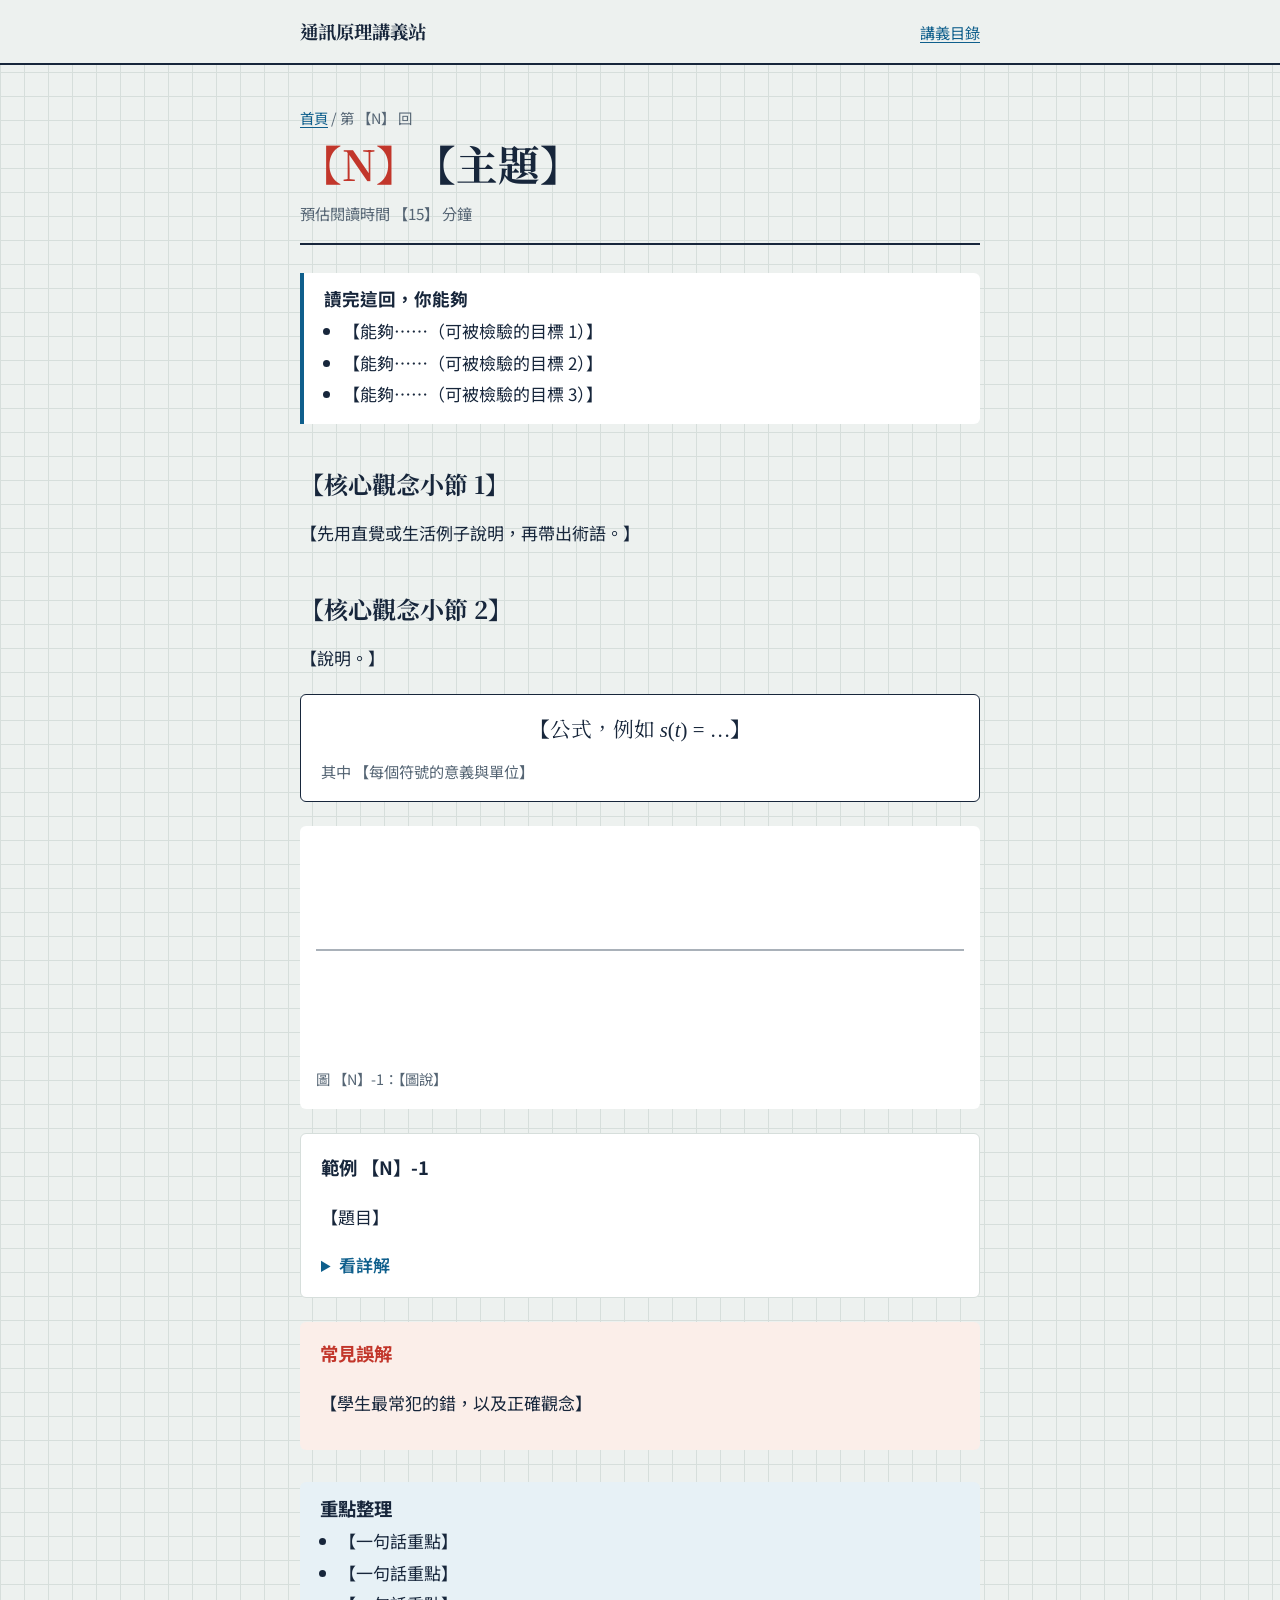
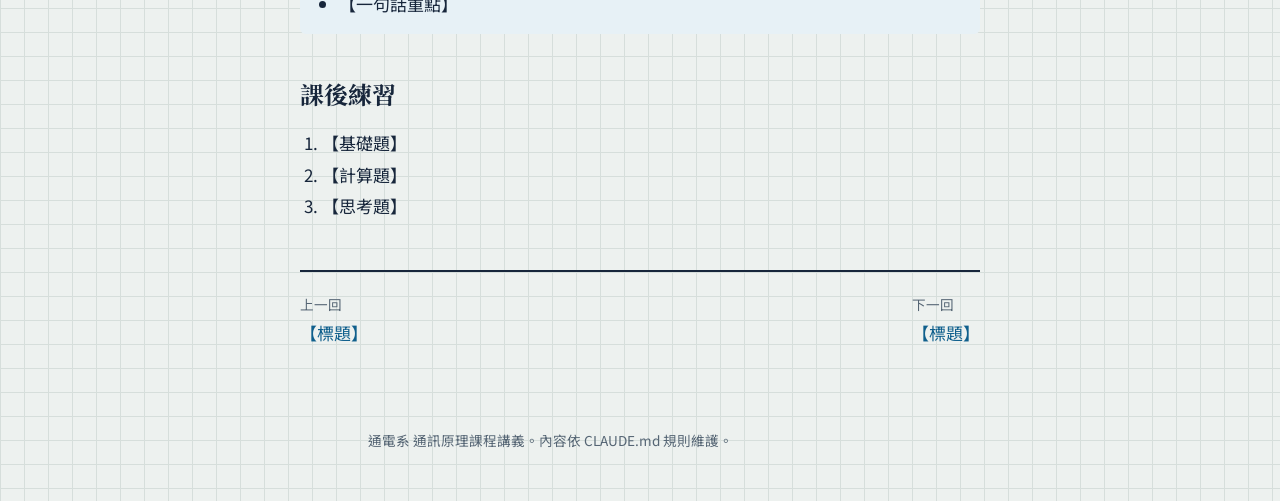
<file: comm-notes/templates/lesson-template.html>
<!DOCTYPE html>
<html lang="zh-Hant">
<head>
  <meta charset="utf-8">
  <meta name="viewport" content="width=device-width, initial-scale=1, viewport-fit=cover">
  <title>第 【N】 回：【主題】｜通訊原理講義站</title>
  <link rel="preconnect" href="https://fonts.googleapis.com">
  <link rel="preconnect" href="https://fonts.gstatic.com" crossorigin>
  <link rel="stylesheet" href="https://fonts.googleapis.com/css2?family=Noto+Sans+TC:wght@400;500;700&family=Noto+Serif+TC:wght@700&display=swap">
  <link rel="stylesheet" href="../assets/style.css">
</head>
<body>
  <header class="site-header">
    <div class="wrap">
      <a class="site-name" href="../index.html">通訊原理講義站</a>
      <nav class="site-nav"><a href="../index.html#lessons">講義目錄</a></nav>
    </div>
  </header>

  <main class="wrap">
    <!-- 樣板：複製到 lessons/ 後，把所有【】換成實際內容。區塊順序不可更動（見 CLAUDE.md 第 6 節）。 -->
    <header class="lesson-head">
      <p class="crumbs"><a href="../index.html">首頁</a> / 第 【N】 回</p>
      <h1><span class="lesson-no">【N】</span>【主題】</h1>
      <p class="meta">預估閱讀時間 【15】 分鐘</p>
    </header>

    <section class="goals">
      <h2>讀完這回，你能夠</h2>
      <ul>
        <li>【能夠……（可被檢驗的目標 1）】</li>
        <li>【能夠……（可被檢驗的目標 2）】</li>
        <li>【能夠……（可被檢驗的目標 3）】</li>
      </ul>
    </section>

    <h2>【核心觀念小節 1】</h2>
    <p>【先用直覺或生活例子說明，再帶出術語。】</p>

    <h2>【核心觀念小節 2】</h2>
    <p>【說明。】</p>

    <div class="formula">
      <p class="eq">【公式，例如 <var>s</var>(<var>t</var>) = …】</p>
      <p class="where">其中 【每個符號的意義與單位】</p>
    </div>

    <figure class="figure">
      <svg viewBox="0 0 600 200" role="img" aria-label="【圖的文字描述】">
        <line class="axis" x1="0" y1="100" x2="600" y2="100"/>
        <!-- 用 class="trace" 畫訊號、class="env" 畫輔助線、class="bar" 畫頻譜柱 -->
      </svg>
      <figcaption>圖 【N】-1：【圖說】</figcaption>
    </figure>

    <section class="example">
      <h3>範例 【N】-1</h3>
      <p>【題目】</p>
      <details>
        <summary>看詳解</summary>
        <p>【逐步計算，最後寫出答案與單位】</p>
      </details>
    </section>

    <aside class="pitfall">
      <h3>常見誤解</h3>
      <p>【學生最常犯的錯，以及正確觀念】</p>
    </aside>

    <section class="summary">
      <h2>重點整理</h2>
      <ul>
        <li>【一句話重點】</li>
        <li>【一句話重點】</li>
        <li>【一句話重點】</li>
      </ul>
    </section>

    <section class="practice">
      <h2>課後練習</h2>
      <ol>
        <li>【基礎題】</li>
        <li>【計算題】</li>
        <li>【思考題】</li>
      </ol>
    </section>

    <nav class="pager" aria-label="上下回">
      <a href="【上一回檔名或 ../index.html】"><span>上一回</span>【標題】</a>
      <a href="【下一回檔名或 ../index.html】"><span>下一回</span>【標題】</a>
    </nav>
  </main>

  <footer class="site-footer">
    <div class="wrap">通電系 通訊原理課程講義。內容依 CLAUDE.md 規則維護。</div>
  </footer>
</body>
</html>
</file>
<file: comm-notes/assets/style.css>
/* 通訊原理講義站：全站唯一樣式表。新增樣式前先確認下方元件是否已能使用。 */
:root {
  --paper: #edf1ef;
  --grid: #d6dedb;
  --panel: #ffffff;
  --ink: #17263b;
  --muted: #556574;
  --signal: #c2362b;   /* 波形與重點線條 */
  --link: #0f5f8c;
  --warn-bg: #fbeee9;
  --ok-bg: #e7f1f6;
  --radius: 6px;
  --measure: 40em;
  --serif: "Noto Serif TC", "Songti TC", "PMingLiU", serif;
  --sans: "Noto Sans TC", "PingFang TC", "Microsoft JhengHei", sans-serif;
  color-scheme: light;
}
@media (prefers-color-scheme: dark) {
  :root:not([data-theme="light"]) {
    --paper: #121a22; --grid: #1f2a35; --panel: #18222c;
    --ink: #e3e8ec; --muted: #93a1ad; --signal: #f07a6e; --link: #7cc0e8;
    --warn-bg: #3a2420; --ok-bg: #18303e;
    color-scheme: dark;
  }
}
:root[data-theme="dark"] {
  --paper: #121a22; --grid: #1f2a35; --panel: #18222c;
  --ink: #e3e8ec; --muted: #93a1ad; --signal: #f07a6e; --link: #7cc0e8;
  --warn-bg: #3a2420; --ok-bg: #18303e;
  color-scheme: dark;
}

* { box-sizing: border-box; }
:root { padding-top: env(safe-area-inset-top, 0px); padding-bottom: env(safe-area-inset-bottom, 0px); }
html { scroll-padding-top: env(safe-area-inset-top, 0px); }
body {
  margin: 0;
  background-color: var(--paper);
  /* 方格紙背景：呼應工程繪圖與示波器格線 */
  background-image:
    linear-gradient(var(--grid) 1px, transparent 1px),
    linear-gradient(90deg, var(--grid) 1px, transparent 1px);
  background-size: 24px 24px;
  color: var(--ink);
  font-family: var(--sans);
  font-size: 1.0625rem;
  line-height: 1.85;
}
a { color: var(--link); text-underline-offset: 3px; }
a:focus-visible, summary:focus-visible { outline: 3px solid var(--signal); outline-offset: 2px; }
img, svg { max-width: 100%; height: auto; }

.wrap { max-width: calc(var(--measure) + 3rem); margin: 0 auto; padding: 0 1.5rem; }

/* 頁首 */
.site-header { border-bottom: 2px solid var(--ink); background: var(--paper); }
.site-header .wrap { display: flex; justify-content: space-between; align-items: baseline; gap: 1rem; padding-top: .9rem; padding-bottom: .9rem; }
.site-name { font-family: var(--serif); font-weight: 700; font-size: 1.15rem; color: var(--ink); text-decoration: none; }
.site-nav a { margin-left: 1rem; font-size: .95rem; }

/* 首頁 hero：這條訊號線是全站唯一的自動動畫 */
.hero { padding: 3.5rem 0 1rem; }
.hero h1 { font-family: var(--serif); font-size: clamp(2.2rem, 7vw, 3.6rem); line-height: 1.15; margin: 0 0 .75rem; letter-spacing: .02em; }
.hero p { color: var(--muted); max-width: 32em; margin: 0; }
.hero-trace { display: block; width: 100%; height: 110px; margin: 1.5rem 0 0; }
.hero-trace polyline { fill: none; stroke: var(--signal); stroke-width: 2.5; vector-effect: non-scaling-stroke; stroke-dasharray: 3200; stroke-dashoffset: 3200; animation: draw 2.4s ease-out forwards; }
@keyframes draw { to { stroke-dashoffset: 0; } }
@media (prefers-reduced-motion: reduce) { .hero-trace polyline { animation: none; stroke-dashoffset: 0; } }

/* 首頁講義目錄：講義有先後順序，所以使用編號 */
.lesson-list { list-style: none; padding: 0; margin: 1rem 0 3rem; border-top: 1px solid var(--ink); }
.lesson-list li { display: grid; grid-template-columns: 3.2rem 1fr; gap: .25rem 1rem; padding: 1.1rem 0; border-bottom: 1px solid var(--grid); }
.lesson-list .num { font-family: var(--serif); font-size: 1.6rem; font-weight: 700; color: var(--signal); line-height: 1.2; }
.lesson-list h3 { margin: 0; font-size: 1.15rem; line-height: 1.4; }
.lesson-list p { margin: .2rem 0 0; color: var(--muted); font-size: .95rem; grid-column: 2; }
.lesson-list .soon h3, .lesson-list .soon .num { color: var(--muted); font-weight: 500; }

h2 { font-family: var(--serif); font-size: 1.5rem; line-height: 1.35; margin: 2.75rem 0 .75rem; }
h3 { font-size: 1.15rem; margin: 1.75rem 0 .5rem; }

/* 講義頁 */
.lesson-head { padding: 2.5rem 0 1rem; border-bottom: 2px solid var(--ink); }
.crumbs { font-size: .9rem; color: var(--muted); margin: 0 0 .5rem; }
.lesson-head h1 { font-family: var(--serif); font-size: clamp(1.9rem, 5.5vw, 2.6rem); line-height: 1.2; margin: 0; }
.lesson-head .lesson-no { color: var(--signal); margin-right: .4em; }
.lesson-head .meta { color: var(--muted); font-size: .95rem; margin: .6rem 0 0; }

.goals { background: var(--panel); border-left: 4px solid var(--link); padding: .9rem 1.25rem; margin: 1.75rem 0; border-radius: 0 var(--radius) var(--radius) 0; }
.goals h2 { margin: 0 0 .25rem; font-size: 1.1rem; font-family: var(--sans); }
.goals ul { margin: 0; padding-left: 1.2rem; }

.formula { background: var(--panel); border: 1px solid var(--ink); border-radius: var(--radius); padding: 1rem 1.25rem; margin: 1.25rem 0; overflow-x: auto; }
.formula .eq { font-family: "Times New Roman", var(--serif); font-size: 1.3rem; text-align: center; margin: 0 0 .5rem; white-space: nowrap; }
.formula .where { font-size: .95rem; color: var(--muted); margin: 0; }
var { font-style: italic; }

.figure { margin: 1.5rem 0; background: var(--panel); border-radius: var(--radius); padding: 1rem; overflow-x: auto; }
.figure svg { display: block; width: 100%; min-width: 320px; }
.figure .trace { fill: none; stroke: var(--signal); stroke-width: 2; }
.figure .env { fill: none; stroke: var(--link); stroke-width: 1.5; stroke-dasharray: 6 5; }
.figure .axis { stroke: var(--muted); stroke-width: 1; }
.figure .bar { fill: var(--signal); }
.figure text { fill: var(--muted); font-size: 13px; font-family: var(--sans); }
.figure figcaption { font-size: .9rem; color: var(--muted); margin-top: .5rem; }

.example { border: 1px solid var(--grid); background: var(--panel); border-radius: var(--radius); padding: 1rem 1.25rem; margin: 1.5rem 0; }
.example h3 { margin-top: 0; }
.example details { margin-top: .5rem; }
.example summary { cursor: pointer; color: var(--link); font-weight: 600; }

.pitfall { background: var(--warn-bg); border-radius: var(--radius); padding: .9rem 1.25rem; margin: 1.5rem 0; }
.pitfall h3 { margin: 0 0 .25rem; color: var(--signal); }
.summary { background: var(--ok-bg); border-radius: var(--radius); padding: .9rem 1.25rem; margin: 2rem 0; }
.summary h2 { margin: 0 0 .25rem; font-size: 1.15rem; font-family: var(--sans); }
.summary ul { margin: 0; padding-left: 1.2rem; }
.practice ol { padding-left: 1.4rem; }

.pager { display: flex; justify-content: space-between; gap: 1rem; border-top: 2px solid var(--ink); padding: 1.25rem 0 3rem; margin-top: 3rem; flex-wrap: wrap; }
.pager a { text-decoration: none; }
.pager span { display: block; font-size: .85rem; color: var(--muted); }

.site-footer { color: var(--muted); font-size: .85rem; padding: 2rem 0 3rem; }

@media (max-width: 560px) {
  body { font-size: 1rem; }
  .site-nav a { margin-left: .75rem; }
  .lesson-list li { grid-template-columns: 2.4rem 1fr; }
}
</file>
